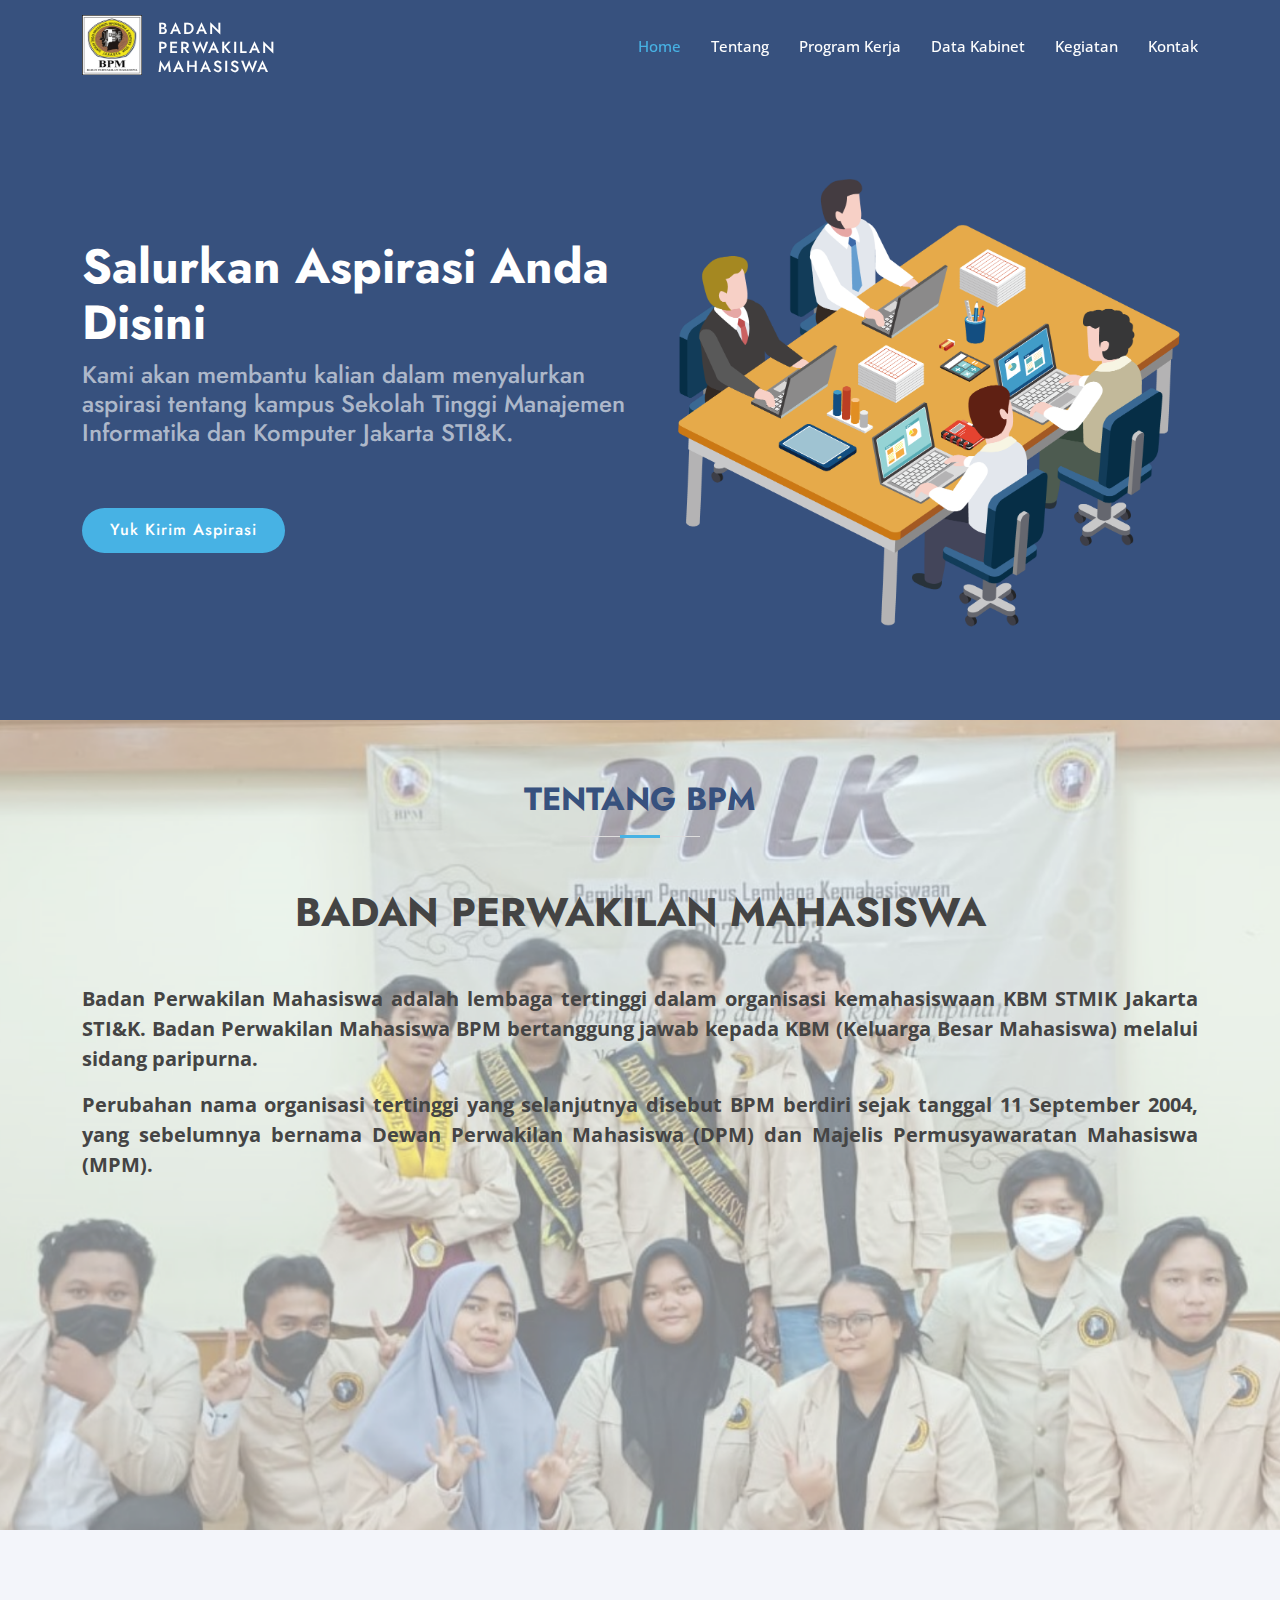
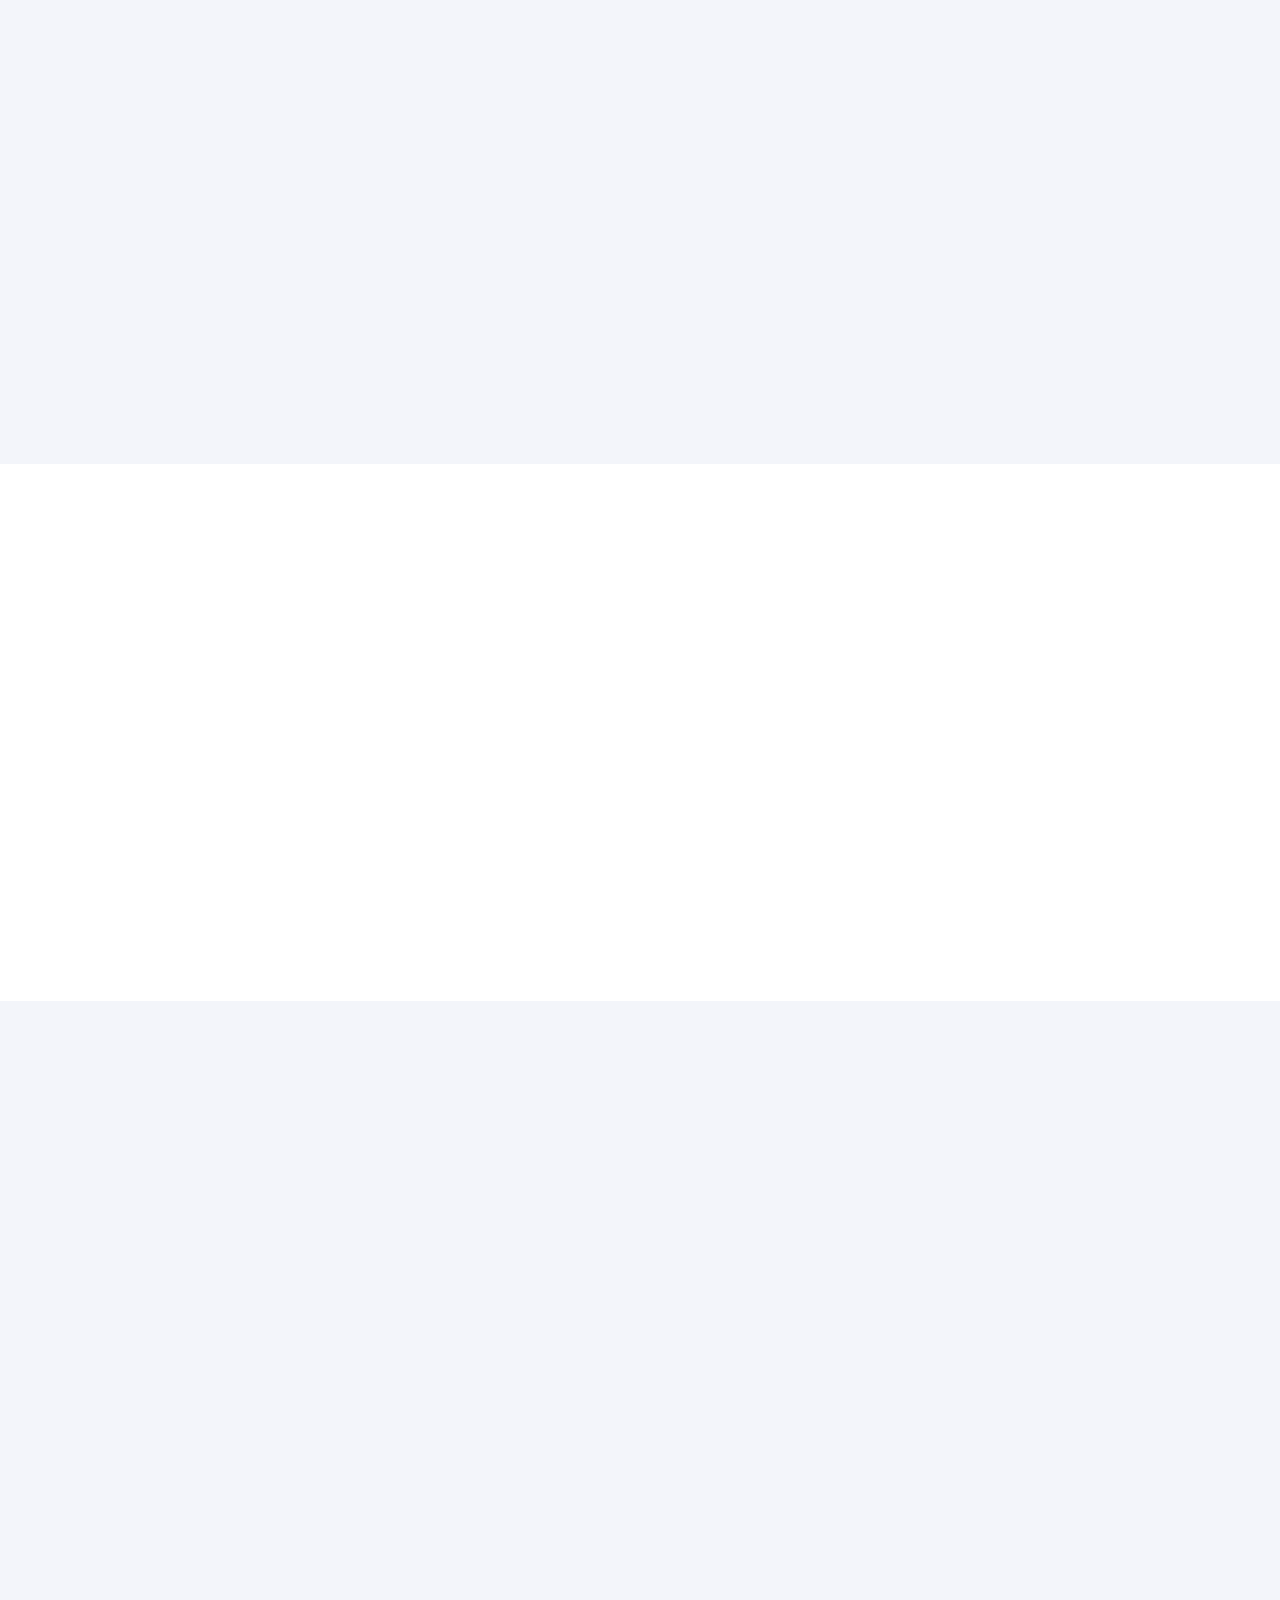
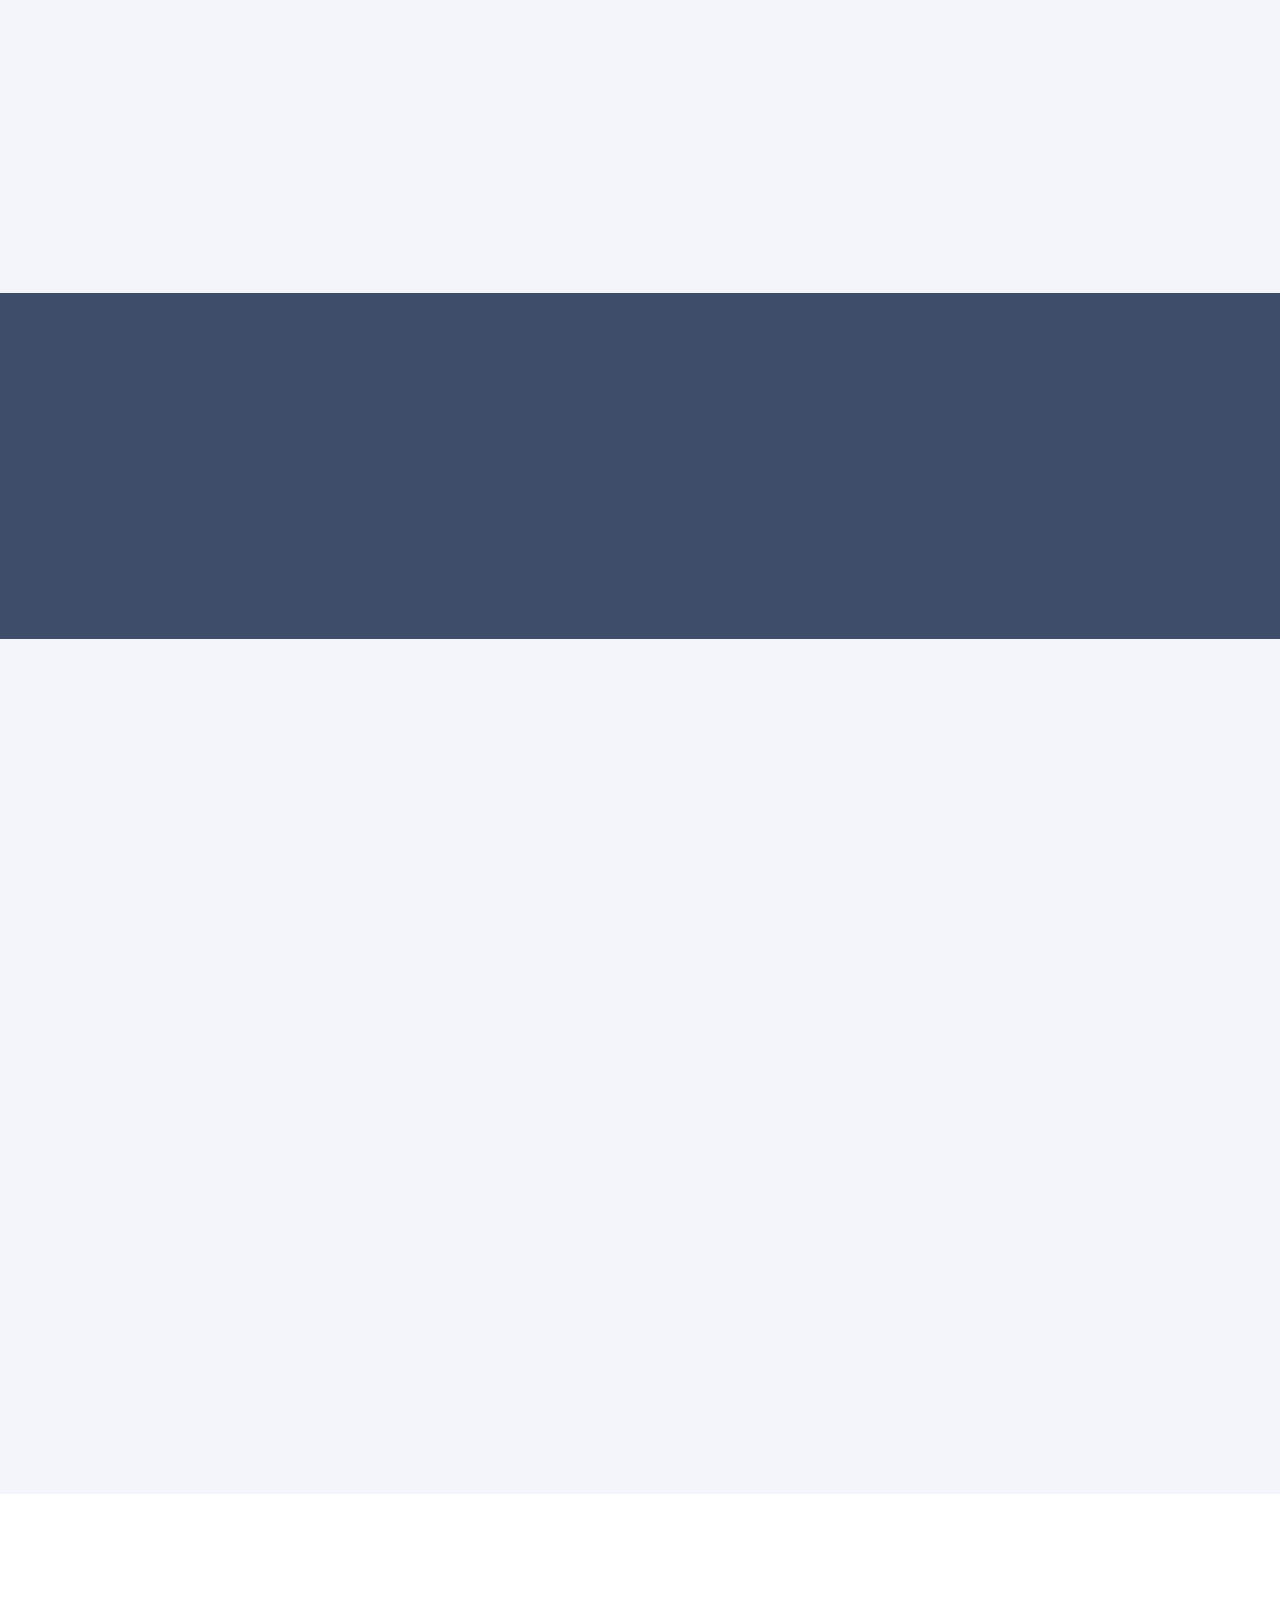
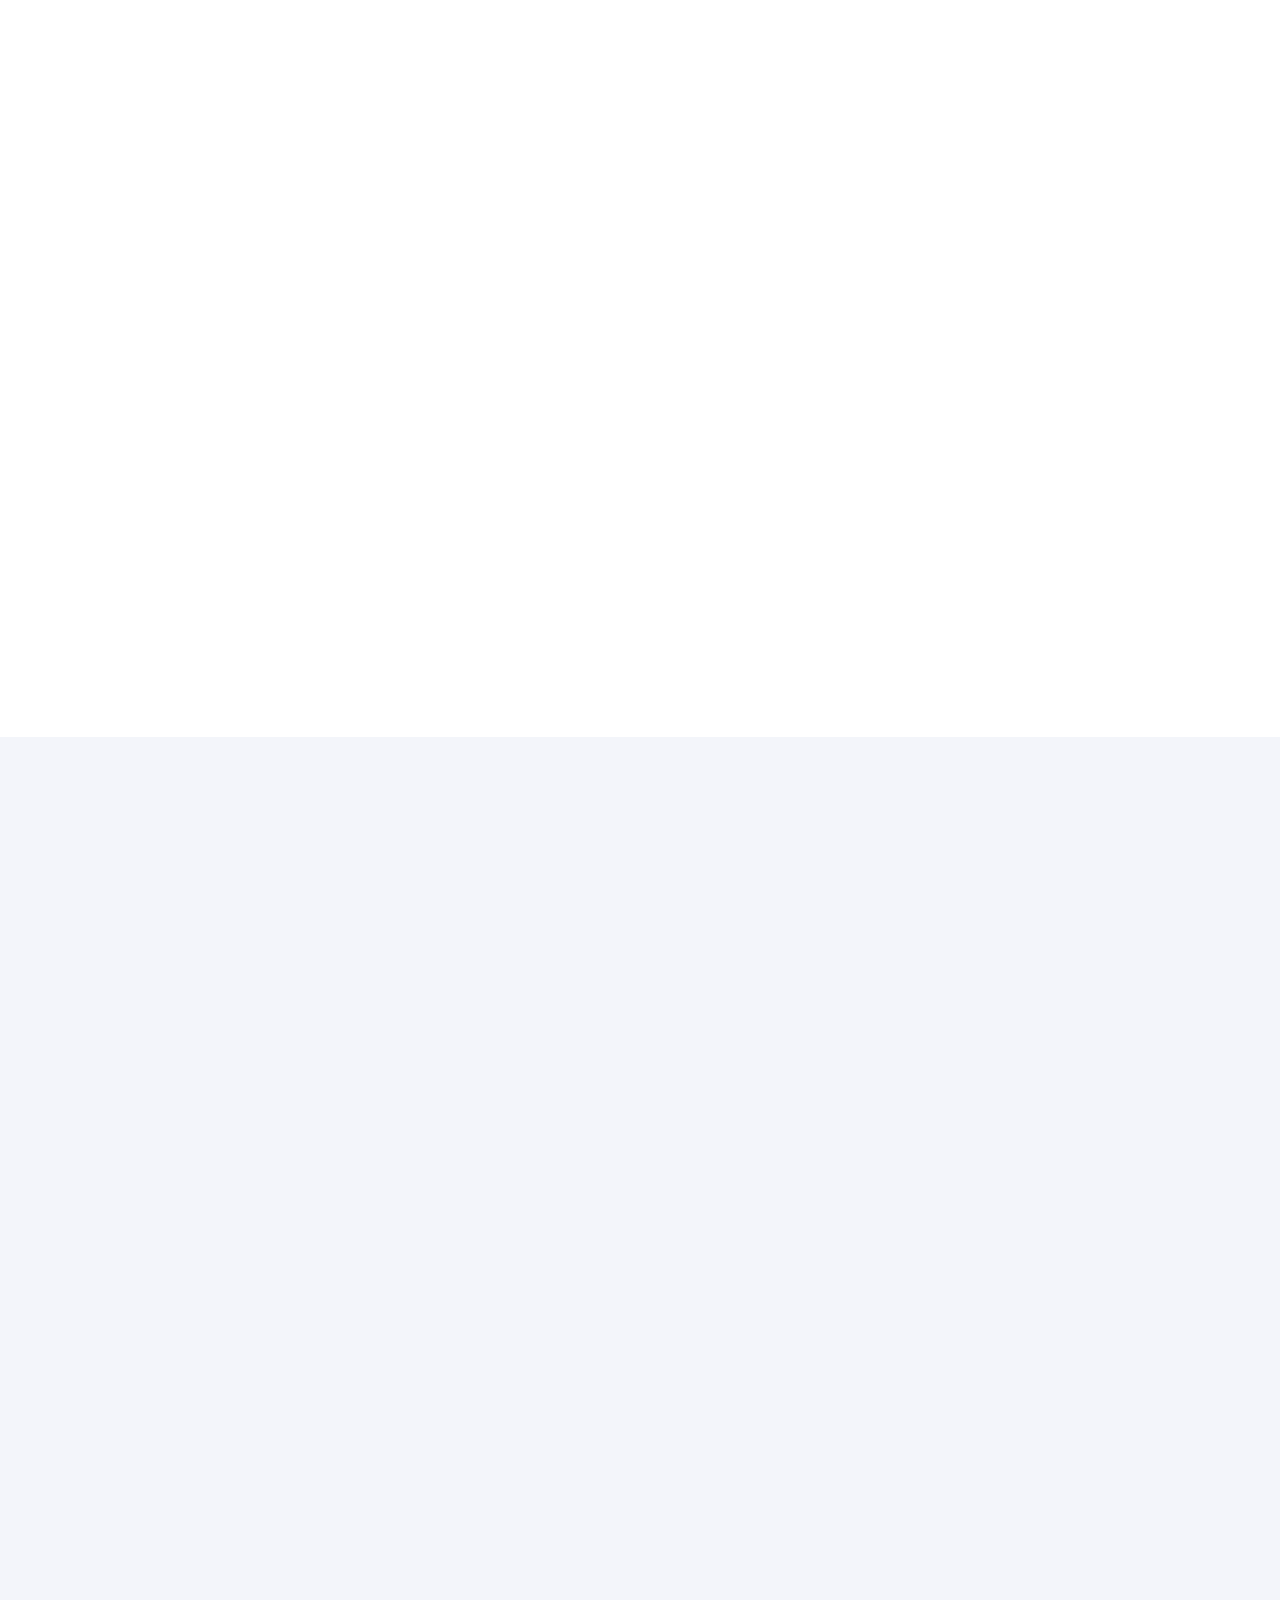
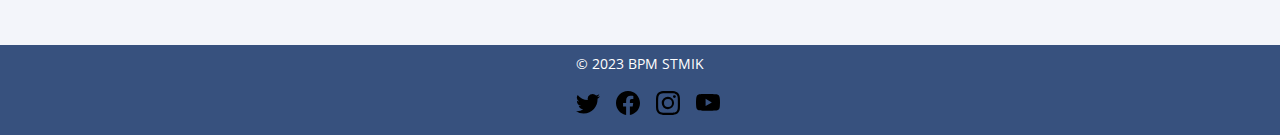
<file: index.html>
<!DOCTYPE html>
<html lang="en">

<head>
  <meta charset="utf-8">
  <meta content="width=device-width, initial-scale=1.0" name="viewport">

  <title>BPM</title>
  <meta content="" name="description">
  <meta content="" name="keywords">

  <!-- Favicons -->
  <link href="assets/img/bpm.png" rel="icon">
  <link href="assets/img/bpm.png" rel="apple-touch-icon">

  <!-- Google Fonts -->
  <link
    href="https://fonts.googleapis.com/css?family=Open+Sans:300,300i,400,400i,600,600i,700,700i|Jost:300,300i,400,400i,500,500i,600,600i,700,700i|Poppins:300,300i,400,400i,500,500i,600,600i,700,700i"
    rel="stylesheet">

  <!-- Vendor CSS Files -->
  <link href="assets/vendor/aos/aos.css" rel="stylesheet">
  <link href="assets/vendor/bootstrap/css/bootstrap.min.css" rel="stylesheet">
  <link href="assets/vendor/bootstrap-icons/bootstrap-icons.css" rel="stylesheet">
  <link href="assets/vendor/boxicons/css/boxicons.min.css" rel="stylesheet">
  <link href="assets/vendor/glightbox/css/glightbox.min.css" rel="stylesheet">
  <link href="assets/vendor/remixicon/remixicon.css" rel="stylesheet">
  <link href="assets/vendor/swiper/swiper-bundle.min.css" rel="stylesheet">

  <!-- Template Main CSS File -->
  <link href="assets/css/style.css" rel="stylesheet">

</head>

<body>

  <!-- ======= Header ======= -->
  <header id="header" class="fixed-top ">
    <div class="container d-flex align-items-center">

      <div class="me-auto d-flex">
        <img src="assets/img/bpm.png" alt="" style="width: 60px; height: 60px;">
        <h1 class="logo pt-1 ms-3"><a href="index.html">Badan Perwakilan Mahasiswa</a></h1>
      </div>
      <!-- Uncomment below if you prefer to use an image logo -->
      <!-- <a href="index.html" class="logo me-auto"><img src="assets/img/logo.png" alt="" class="img-fluid"></a>-->

      <nav id="navbar" class="navbar">
        <ul>
          <li><a class="nav-link scrollto active" href="#hero">Home</a></li>
          <li><a class="nav-link scrollto" href="#about">Tentang</a></li>
          <li><a class="nav-link scrollto" href="#services">Program Kerja</a></li>
          <li><a class="nav-link scrollto" href="#team">Data Kabinet</a></li>
          <li><a class="nav-link scrollto" href="#pricing">Kegiatan</a></li>
          <li><a class="nav-link scrollto" href="#contact">Kontak</a></li>
        </ul>
        <i class="bi bi-list mobile-nav-toggle"></i>
      </nav><!-- .navbar -->

    </div>
  </header><!-- End Header -->

  <!-- ======= Hero Section ======= -->
  <section id="hero" class="d-flex align-items-center">

    <div class="container">
      <div class="row">
        <div class="col-lg-6 d-flex flex-column justify-content-center pt-4 pt-lg-0 order-2 order-lg-1"
          data-aos="fade-up" data-aos-delay="200">
          <h1>Salurkan Aspirasi Anda Disini</h1>
          <h2>Kami akan membantu kalian dalam menyalurkan aspirasi tentang kampus Sekolah Tinggi Manajemen Informatika
            dan Komputer Jakarta STI&K.</h2>
          <div class="d-flex justify-content-center justify-content-lg-start">
            <a href="#contact" class="btn-get-started scrollto">Yuk Kirim Aspirasi</a>
            <!-- <a href="https://www.youtube.com/watch?v=jDDaplaOz7Q" class="glightbox btn-watch-video"><i
                class="bi bi-play-circle"></i><span>Watch Video</span></a> -->
          </div>
        </div>
        <div class="col-lg-6 order-1 order-lg-2 hero-img" data-aos="zoom-in" data-aos-delay="200">
          <img src="assets/img/rapat.png" class="img-fluid animated" alt="">
        </div>
      </div>
    </div>

  </section><!-- End Hero -->

  <main id="main">

    <!-- ======= Clients Section ======= -->
    <!-- <section id="clients" class="clients section-bg">
      <div class="container">



      </div>
    </section> -->
    <!-- End Cliens Section -->

    <!-- ======= About Us Section ======= -->
    <section id="about" class="about">
      <div class="container" data-aos="fade-up">

        <div class="section-title">
          <h2>Tentang BPM</h2>
        </div>

        <div class="row content text-center">
          <h1 class="fw-bold mb-5" style="font-size: 40px;">BADAN PERWAKILAN MAHASISWA</h1>
          <div class="fw-bold " style="font-size: 20px; text-align: justify;">
            <p>Badan Perwakilan Mahasiswa adalah lembaga tertinggi dalam organisasi kemahasiswaan KBM STMIK Jakarta
              STI&K. Badan Perwakilan Mahasiswa BPM bertanggung jawab
              kepada KBM (Keluarga Besar Mahasiswa) melalui sidang paripurna.</p>
            <p>Perubahan nama organisasi tertinggi yang selanjutnya disebut BPM berdiri sejak tanggal 11 September 2004,
              yang sebelumnya bernama Dewan Perwakilan Mahasiswa (DPM) dan Majelis Permusyawaratan Mahasiswa (MPM).</p>
          </div>
        </div>

      </div>
    </section><!-- End About Us Section -->

    <!-- ======= Why Us Section ======= -->
    <section id="why-us" class="why-us section-bg">
      <div class="container-fluid" data-aos="fade-up">

        <div class="row">

          <div class="col-lg-7 d-flex flex-column justify-content-center align-items-stretch  order-2 order-lg-1">

            <div class="content">
              <h2 class="fw-bold">VISI</strong></h3>
                <p>
                  Visi dari Badan Perwakilan Mahasiswa yaitu:
                </p>
            </div>

            <div class="accordion-list">
              <p style="max-width:1000px ; text-align: justify; font-size: 17px" class=" fw-bold ">Menjadikan Badan
                Perwakilan Mahasiswa STMIK Jakarta STI&K sebagai wadah penerima aspirasi mahasiswa yang relevan,
                sekaligus menjalankan peran legislatif di STMIK Jakarta STI&K agar terciptanya lingkungan yang jujur,
                disiplin, dan berakhlak mulia.</p>
              <br><br><br>
            </div>

          </div>

          <div class="col-lg-5 align-items-stretch order-1 order-lg-2 img"
            style='background-image: url("assets/img/pngwing.com.png");' data-aos="zoom-in" data-aos-delay="150">&nbsp;
          </div>
        </div>

      </div>
    </section><!-- End Why Us Section -->

    <!-- ======= Skills Section ======= -->
    <section id="skills" class="skills">
      <div class="container" data-aos="fade-up">

        <div class="row">
          <div class="col-lg-6 d-flex align-items-center" data-aos="fade-right" data-aos-delay="100">
            <img src="assets/img/pngwing.com2.png" class="img-fluid" alt="">
          </div>
          <div class="col-lg-6 pt-4 pt-lg-0 content" data-aos="fade-left" data-aos-delay="100">
            <h3>MISI</h3>
            <p class="fst-italic">
              Visi dari Badan Perwakilan Mahasiswa yaitu:
            </p>

            <div class="skills-content fw-bold ps-4">

              <ul style="list-style-type: circle; list-style-position: outside;">
                <li> Meningkatkan peran dan fungsi Badan Perwakilan Mahasiswa sebagai wadah aspirasi dan ide dari
                  mahasiswa. </li>
                <li> Menjalin komunikasi yang harmonis dengan BEM dan UKM agar terciptanya organisasi yang
                  terintegritas bagi mahasiswa. </li>
                <li> Meningkatkan kinerja BPM secara berkesinambungan dari waktu ke waktu, guna meningkatkan kualitas
                  yang lebih baik bagi internal maupun eksternal. </li>
                <li> Menjaga hubungan baik antara mahasiswa dan alumni yang ada di STMIK Jakarta STI&K. </li>
                <li> Menanamkan nilai-nilai disiplin dan spiritual terhadap mahasiswa. </li>
              </ul>

            </div>

          </div>
        </div>

      </div>
    </section><!-- End Skills Section -->

    <!-- ======= Services Section ======= -->
    <section id="services" class="services section-bg">
      <div class="container" data-aos="fade-up">

        <div class="section-title">
          <h2>PROGRAM KERJA</h2>
          <p>Program kerja Badan Perwakilan Mahasiswa periode 2022/2023.</p>
        </div>

        <div class="row justify-content-center">

          <div class="col-xl-3 col-md-6 d-flex align-items-stretch mt-4 mt-md-0" data-aos="zoom-in"
            data-aos-delay="200">
            <div class="icon-box pt-0">
              <div class="icon"> <img src="assets/img/LDKMM.png" alt="" class="w-100 " style="height: 200px;"></div>
              <h4><a href="">LDKMM</a></h4>
              <p >LDKMM merupakan singakatan dari Latihan Dasar Kepemimpinan Manajemen Mahasiswa yang dimana tujuannya adalah menciptakan mahasiswa yang berjiwa pemimpin, bisa memanajemen waktu,sifat, dan kegiatan, dan juga merupakan sebuah kegiatan yang mendidik mahasiswa menjadi dispilin, kerja keras, sosial yang bagus, dan solidaritas antar mahasiswa.</p>
 
            </div>
          </div>

          <div class="col-xl-3 col-md-6 d-flex align-items-stretch mt-4 mt-md-0" data-aos="zoom-in"
            data-aos-delay="200">
            <div class="icon-box pt-0">
              <div class="icon"> <img src="assets/img/logorapat.png" alt="" class="w-100" style="height: 200px;"></div>
              <h4><a href="">Rapat Bulanan</a></h4>
              <p>Rapat bulanan merupakan kegiatan BPM rutin bulanan untuk mengevaluasi kinerja BPM maupun hal-hal di dapat dari aspirasi mahasiswa STMIK JAKARTA STI&K.</p>
 
            </div>
          </div>

          <div class="col-xl-3 col-md-6 d-flex align-items-stretch mt-4 mt-md-0" data-aos="zoom-in"
            data-aos-delay="200">
            <div class="icon-box pt-0">
              <div class="icon"> <img src="assets/img/pplk.png" alt="" class="w-100" style="height: 200px;"></div>
              <h4><a href="">PPLK</a></h4>
              <p>PPLK merupakan proker tahunan BPM yang dimana tujuannya adalah serangkaian kegiatan untuk pergantian periode BEM dan BPM sesuai dengan habisnya masa berlaku periode yaitu 1 tahun. </p>
 
            </div>
          </div>



        </div>

      </div>
    </section><!-- End Services Section -->

    <!-- ======= Cta Section ======= -->
    <section id="cta" class="cta">
      <div class="container" data-aos="zoom-in">

        <div class="row">
          <div class="col-lg-9 text-center text-lg-start">
            <h3>STMIK Jakarta STI&K</h3>
            <p>Sekolah Tinggi Manajemn Informatika dan Komputer Jakarta merupakan Perguruan Tinggi Komputer pertama di
              Indonesia ini, sebagai gagasan seorang Praktisi Komputer bernama Drs. F. Ameln, SH.</p>
          </div>
          <div class="col-lg-3 cta-btn-container text-center">
            <a class="cta-btn align-middle" href="https://jak-stik.ac.id/">Kunjungi Jak-Stik</a>
          </div>
        </div>

      </div>
    </section><!-- End Cta Section -->



    <!-- ======= Team Section ======= -->
    <section id="team" class="team section-bg">
      <div class="container" data-aos="fade-up">

        <div class="section-title">
          <h2>DATA KABINET</h2>

        </div>

        <div class="row">

          <div class="col-lg-6" data-aos="zoom-in" data-aos-delay="100">
            <div class="member d-flex align-items-start">
              <div class="pic"><img src="assets/img/ketua&wakil/dhani.jpg" class="img-fluid" alt=""></div>
              <div class="member-info">
                <h4>AHMAD DHANI F</h4>
                <span>Ketua</span>
                <p>10420005</p>
                <p> Sistem Informasi</p>
                <p>2020</p>
                <div class="social">
                  <a href=""><i class="ri-twitter-fill"></i></a>
                  <a href=""><i class="ri-facebook-fill"></i></a>
                  <a href=""><i class="ri-instagram-fill"></i></a>
                  <a href=""> <i class="ri-linkedin-box-fill"></i> </a>
                </div>
              </div>
            </div>
          </div>

          <div class="col-lg-6 mt-4 mt-lg-0" data-aos="zoom-in" data-aos-delay="200">
            <div class="member d-flex align-items-start">
              <div class="pic"><img src="assets/img/ketua&wakil/rio.jpg" class="img-fluid"   alt=""></div>
              <div class="member-info">
                <h4>RIO WIDYWASA</h4>
                <span>Wakil Ketua</span>
                <p>10420104</p>
                <p> Sistem Informasi</p>
                <p>2020</p>
                <div class="social">
                  <a href=""><i class="ri-twitter-fill"></i></a>
                  <a href=""><i class="ri-facebook-fill"></i></a>
                  <a href=""><i class="ri-instagram-fill"></i></a>
                  <a href=""> <i class="ri-linkedin-box-fill"></i> </a>
                </div>
              </div>
            </div>
          </div>

          <div class="col-lg-6 mt-4" data-aos="zoom-in" data-aos-delay="300">
            <div class="member d-flex align-items-start">
              <div class="pic"><img src="assets/img/anggota/Karim.jpg" class="img-fluid"   alt=""></div>
              <div class="member-info">
                <h4>KARIM</h4>
                <span>Sekertaris</span>
                <p>20420008</p>
                <p> Sistem Komputer </p>
                <p>2020</p>
                <div class="social">
                  <a href=""><i class="ri-twitter-fill"></i></a>
                  <a href=""><i class="ri-facebook-fill"></i></a>
                  <a href=""><i class="ri-instagram-fill"></i></a>
                  <a href=""> <i class="ri-linkedin-box-fill"></i> </a>
                </div>
              </div>
            </div>
          </div>

          <div class="col-lg-6 mt-4" data-aos="zoom-in" data-aos-delay="400">
            <div class="member d-flex align-items-start">
              <div class="pic"><img src="assets/img/anggota/Dina.jpg" class="img-fluid"   alt=""></div>
              <div class="member-info">
                <h4>Dina Afriyani</h4>
                <span>Sekertaris</span>
                <p>30422007</p>
                <p> Manajemen Informatika</p>
                <p>2022</p>
                <div class="social">
                  <a href=""><i class="ri-twitter-fill"></i></a>
                  <a href=""><i class="ri-facebook-fill"></i></a>
                  <a href=""><i class="ri-instagram-fill"></i></a>
                  <a href=""> <i class="ri-linkedin-box-fill"></i> </a>
                </div>
              </div>
            </div>
          </div>

          

        </div>
        <a href="inner-page.html" class="mt-5 btn btn-primary d-block ms-auto me-auto w-25">Lihat Semua</a>
      </div>
    </section><!-- End Team Section -->

    <!-- ======= Pricing Section ======= -->
    <section id="pricing" class="pricing">
      <div class="container-fluid" data-aos="fade-up">
        <div class="section-title">
          <h2>KEGIATAN</h2>
        </div>

        <div class="row">
          <div class="col-lg-4" data-aos="fade-up" data-aos-delay="100">
            <div class="box featured p-0">
              <img src="assets/img/kegiatan/posterldkmm2023.png" alt="" class="w-100 h-100">
            </div>
          </div>
          <div class="col-lg-4 mt-4 mt-lg-0" data-aos="fade-up" data-aos-delay="200">
            <div class="box featured  p-0">
              <img src="assets/img/kegiatan/postergalangdana.jpg" alt="" class="w-100 h-100">
            </div>
          </div>
          <div class="col-lg-4 mt-4 mt-lg-0" data-aos="fade-up" data-aos-delay="300">
            <div class="box featured p-0">
              <img src="assets/img/kegiatan/posterpplk.png" alt="" class="w-100 h-100">
            </div>
          </div>
        </div>
      </div>
    </section><!-- End Pricing Section -->



    <!-- ======= Contact Section ======= -->
    <section id="contact" class="contact section-bg">
      <div class="container" data-aos="fade-up">

        <div class="section-title">
          <h2>KONTAK</h2>
          <p>Ayo salurkan aspirasi kalian. Kami siap untuk menampung dan menyampaikan aspirasi kalian.</p>
        </div>

        <div class="row">

          <div class="col-lg-5 d-flex align-items-stretch">
            <div class="info">
              <div class="address">
                <i class="bi bi-geo-alt"></i>
                <h4>Lokasi:</h4>
                <p>Jl. BRI Radio Dalam No.17, RT.14/RW.3, Gandaria Utara, Kec. Kby. Baru, Kota Jakarta Selatan, Daerah Khusus Ibukota Jakarta 12140</p>
              </div>

              <div class="email">
                <i class="bi bi-envelope"></i>
                <h4>Email:</h4>
                <p>bpmjakstik.stmik@gmail.com</p>
              </div>

              <div class="phone">
                <i class="bi bi-phone"></i>
                <h4>Hubungi:</h4>
                <p>+6287703638115</p>
              </div>

              <iframe src="https://www.google.com/maps/embed?pb=!1m18!1m12!1m3!1d3966.0398543914966!2d106.7897072114899!3d-6.2584806612495445!2m3!1f0!2f0!3f0!3m2!1i1024!2i768!4f13.1!3m3!1m2!1s0x2e69f10a903f7f05%3A0x1e3c83822188e5a9!2sSTMIK%20Jakarta%20STI%26K!5e0!3m2!1sid!2sid!4v1692374180733!5m2!1sid!2sid" 
                frameborder="0" style="border:0; width: 100%; height: 290px;" allowfullscreen></iframe>
            </div>

          </div>

          <div class="col-lg-7 mt-5 mt-lg-0 d-flex align-items-stretch">
            <form action="forms/contact.php" method="post" role="form" class="php-email-form">
              <div class="row">
                <div class="form-group col-md-6">
                  <label for="name">Nama Anda</label>
                  <input type="text" name="name" class="form-control" id="name" required>
                </div>
                <div class="form-group col-md-6">
                  <label for="name">Email Anda</label>
                  <input type="email" class="form-control" name="email" id="email" required>
                </div>
              </div>
              <div class="form-group">
                <label for="name">Subjek</label>
                <input type="text" class="form-control" name="subject" id="subject" required>
              </div>
              <div class="form-group">
                <label for="name">Pesan</label>
                <textarea class="form-control" name="message" rows="10" required></textarea>
              </div>
              <div class="my-3">
                <div class="loading">Loading</div>
                <div class="error-message"></div>
                <div class="sent-message">Your message has been sent. Thank you!</div>
              </div>
              <div class="text-center"><button type="submit">Kirim Pesan</button></div>
            </form>
          </div>

        </div>

      </div>
    </section><!-- End Contact Section -->

  </main><!-- End #main -->

  <!-- ======= Footer ======= -->
  <footer id="footer" class="">

   

  
      <div class="d-flex flex-column flex-sm-row justify-content-center text-center mb-2 px-2 gap-4">
      </div>
      <div class="">
        <p class="text-center">&copy; 2023 BPM STMIK</p>
        <ul class="list-unstyled d-flex justify-content-center">
          <li class="ms-3">
            <a class="link-body-emphasis" href="#" target="_blank">
              <svg xmlns="http://www.w3.org/2000/svg" width="24" height="24" fill="currentColor" class="bi bi-twitter"
                viewBox="0 0 16 16">
                <path
                  d="M5.026 15c6.038 0 9.341-5.003 9.341-9.334 0-.14 0-.282-.006-.422A6.685 6.685 0 0 0 16 3.542a6.658 6.658 0 0 1-1.889.518 3.301 3.301 0 0 0 1.447-1.817 6.533 6.533 0 0 1-2.087.793A3.286 3.286 0 0 0 7.875 6.03a9.325 9.325 0 0 1-6.767-3.429 3.289 3.289 0 0 0 1.018 4.382A3.323 3.323 0 0 1 .64 6.575v.045a3.288 3.288 0 0 0 2.632 3.218 3.203 3.203 0 0 1-.865.115 3.23 3.23 0 0 1-.614-.057 3.283 3.283 0 0 0 3.067 2.277A6.588 6.588 0 0 1 .78 13.58a6.32 6.32 0 0 1-.78-.045A9.344 9.344 0 0 0 5.026 15z" />
              </svg>
            </a>
          </li>
          <li class="ms-3">
            <a class="link-body-emphasis" href="#" target="_blank">
              <svg xmlns="http://www.w3.org/2000/svg" width="24" height="24" fill="currentColor" class="bi bi-facebook"
                viewBox="0 0 16 16">
                <path
                  d="M16 8.049c0-4.446-3.582-8.05-8-8.05C3.58 0-.002 3.603-.002 8.05c0 4.017 2.926 7.347 6.75 7.951v-5.625h-2.03V8.05H6.75V6.275c0-2.017 1.195-3.131 3.022-3.131.876 0 1.791.157 1.791.157v1.98h-1.009c-.993 0-1.303.621-1.303 1.258v1.51h2.218l-.354 2.326H9.25V16c3.824-.604 6.75-3.934 6.75-7.951z" />
              </svg>
            </a>
          </li>
          <li class="ms-3">
            <a class="link-body-emphasis" href="https://instagram.com/bpmstmik.jakstik?igshid=MmU2YjMzNjRlOQ=="
              target="_blank">
              <svg xmlns="http://www.w3.org/2000/svg" width="24" height="24" fill="currentColor" class="bi bi-instagram"
                viewBox="0 0 16 16">
                <path
                  d="M8 0C5.829 0 5.556.01 4.703.048 3.85.088 3.269.222 2.76.42a3.917 3.917 0 0 0-1.417.923A3.927 3.927 0 0 0 .42 2.76C.222 3.268.087 3.85.048 4.7.01 5.555 0 5.827 0 8.001c0 2.172.01 2.444.048 3.297.04.852.174 1.433.372 1.942.205.526.478.972.923 1.417.444.445.89.719 1.416.923.51.198 1.09.333 1.942.372C5.555 15.99 5.827 16 8 16s2.444-.01 3.298-.048c.851-.04 1.434-.174 1.943-.372a3.916 3.916 0 0 0 1.416-.923c.445-.445.718-.891.923-1.417.197-.509.332-1.09.372-1.942C15.99 10.445 16 10.173 16 8s-.01-2.445-.048-3.299c-.04-.851-.175-1.433-.372-1.941a3.926 3.926 0 0 0-.923-1.417A3.911 3.911 0 0 0 13.24.42c-.51-.198-1.092-.333-1.943-.372C10.443.01 10.172 0 7.998 0h.003zm-.717 1.442h.718c2.136 0 2.389.007 3.232.046.78.035 1.204.166 1.486.275.373.145.64.319.92.599.28.28.453.546.598.92.11.281.24.705.275 1.485.039.843.047 1.096.047 3.231s-.008 2.389-.047 3.232c-.035.78-.166 1.203-.275 1.485a2.47 2.47 0 0 1-.599.919c-.28.28-.546.453-.92.598-.28.11-.704.24-1.485.276-.843.038-1.096.047-3.232.047s-2.39-.009-3.233-.047c-.78-.036-1.203-.166-1.485-.276a2.478 2.478 0 0 1-.92-.598 2.48 2.48 0 0 1-.6-.92c-.109-.281-.24-.705-.275-1.485-.038-.843-.046-1.096-.046-3.233 0-2.136.008-2.388.046-3.231.036-.78.166-1.204.276-1.486.145-.373.319-.64.599-.92.28-.28.546-.453.92-.598.282-.11.705-.24 1.485-.276.738-.034 1.024-.044 2.515-.045v.002zm4.988 1.328a.96.96 0 1 0 0 1.92.96.96 0 0 0 0-1.92zm-4.27 1.122a4.109 4.109 0 1 0 0 8.217 4.109 4.109 0 0 0 0-8.217zm0 1.441a2.667 2.667 0 1 1 0 5.334 2.667 2.667 0 0 1 0-5.334z" />
              </svg>
            </a>
          </li>
          <li class="ms-3">
            <a class="link-body-emphasis" href="#" target="_blank">
              <svg xmlns="http://www.w3.org/2000/svg" width="24" height="24" fill="currentColor" class="bi bi-youtube"
                viewBox="0 0 16 16">
                <path
                  d="M8.051 1.999h.089c.822.003 4.987.033 6.11.335a2.01 2.01 0 0 1 1.415 1.42c.101.38.172.883.22 1.402l.01.104.022.26.008.104c.065.914.073 1.77.074 1.957v.075c-.001.194-.01 1.108-.082 2.06l-.008.105-.009.104c-.05.572-.124 1.14-.235 1.558a2.007 2.007 0 0 1-1.415 1.42c-1.16.312-5.569.334-6.18.335h-.142c-.309 0-1.587-.006-2.927-.052l-.17-.006-.087-.004-.171-.007-.171-.007c-1.11-.049-2.167-.128-2.654-.26a2.007 2.007 0 0 1-1.415-1.419c-.111-.417-.185-.986-.235-1.558L.09 9.82l-.008-.104A31.4 31.4 0 0 1 0 7.68v-.123c.002-.215.01-.958.064-1.778l.007-.103.003-.052.008-.104.022-.26.01-.104c.048-.519.119-1.023.22-1.402a2.007 2.007 0 0 1 1.415-1.42c.487-.13 1.544-.21 2.654-.26l.17-.007.172-.006.086-.003.171-.007A99.788 99.788 0 0 1 7.858 2h.193zM6.4 5.209v4.818l4.157-2.408L6.4 5.209z" />
              </svg>
            </a>
          </li>
        </ul>
      </div>

  </footer><!-- End Footer -->

  <div id="preloader"></div>
  <a href="#" class="back-to-top d-flex align-items-center justify-content-center"><i
      class="bi bi-arrow-up-short"></i></a>

  <!-- Vendor JS Files -->
  <script src="assets/vendor/aos/aos.js"></script>
  <script src="assets/vendor/bootstrap/js/bootstrap.bundle.min.js"></script>
  <script src="assets/vendor/glightbox/js/glightbox.min.js"></script>
  <script src="assets/vendor/isotope-layout/isotope.pkgd.min.js"></script>
  <script src="assets/vendor/swiper/swiper-bundle.min.js"></script>
  <script src="assets/vendor/waypoints/noframework.waypoints.js"></script>
  <script src="assets/vendor/php-email-form/validate.js"></script>

  <!-- Template Main JS File -->
  <script src="assets/js/main.js"></script>

</body>

</html>
</file>
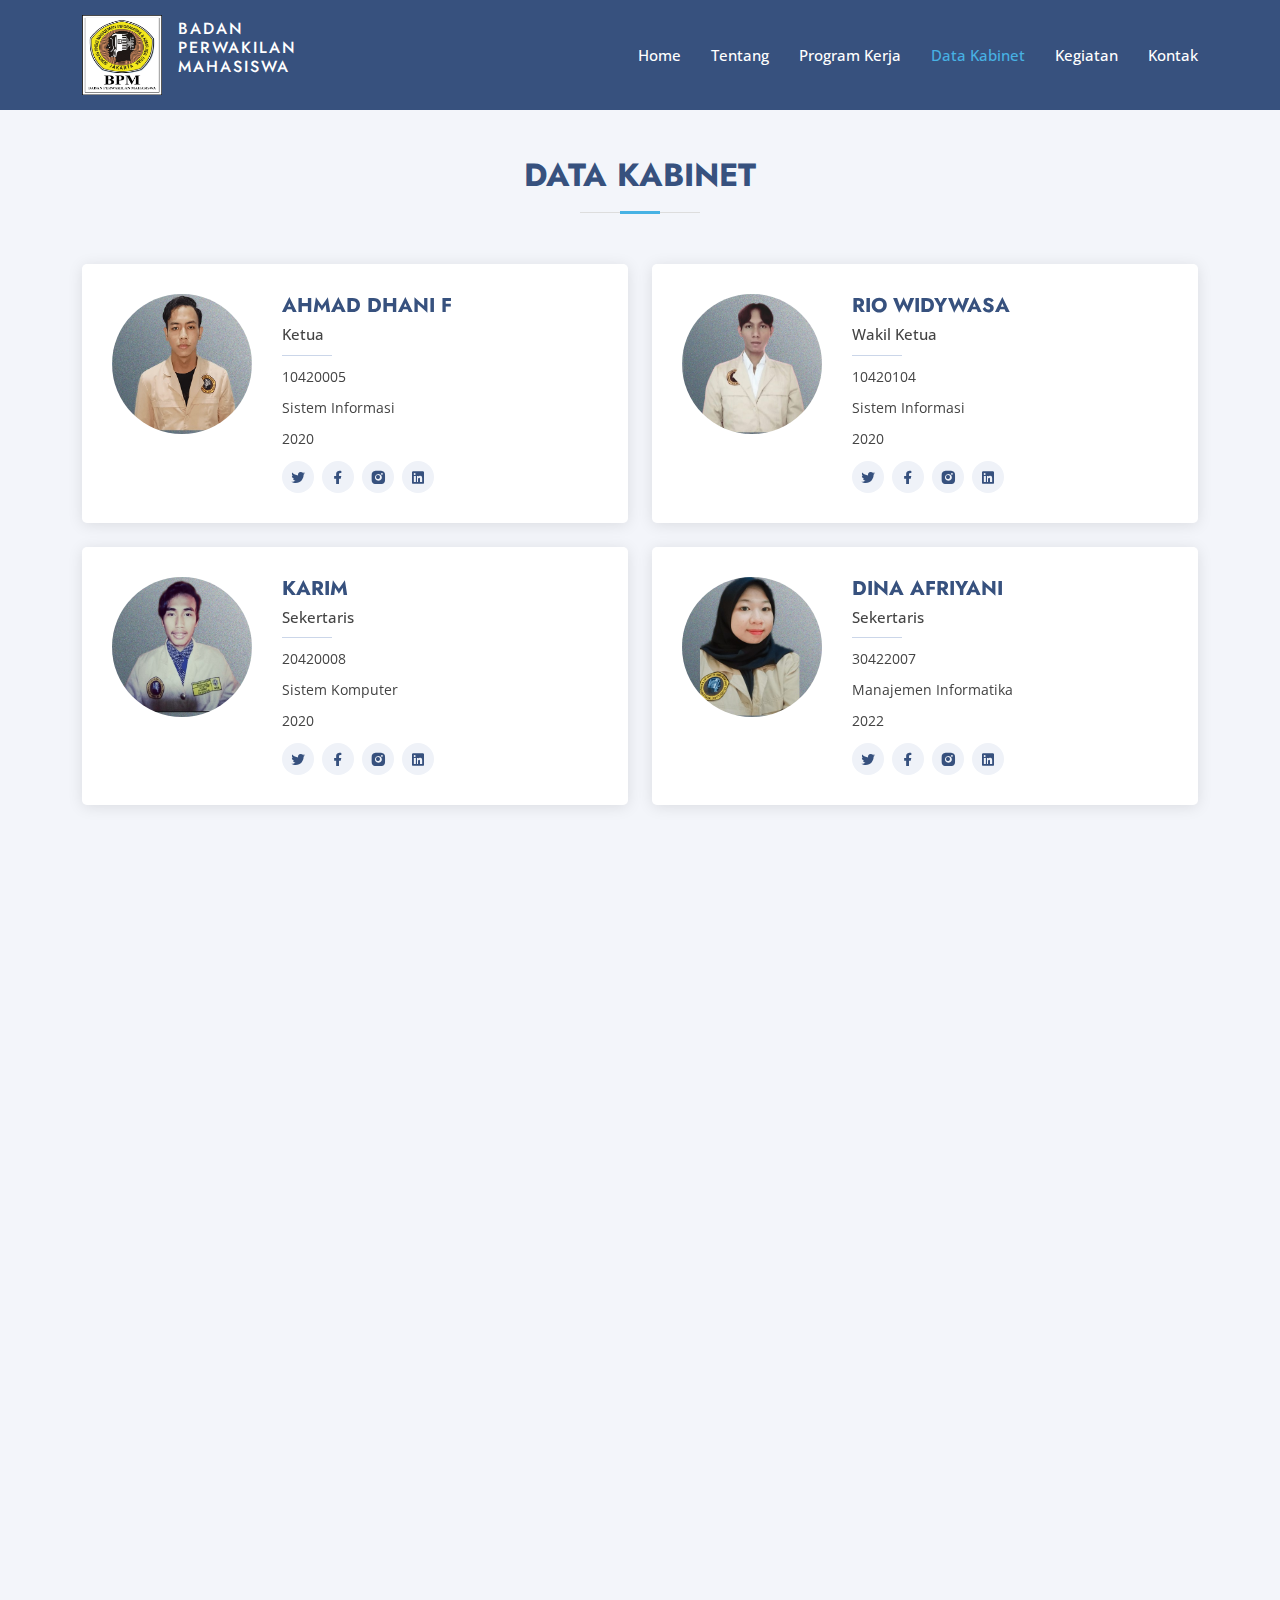
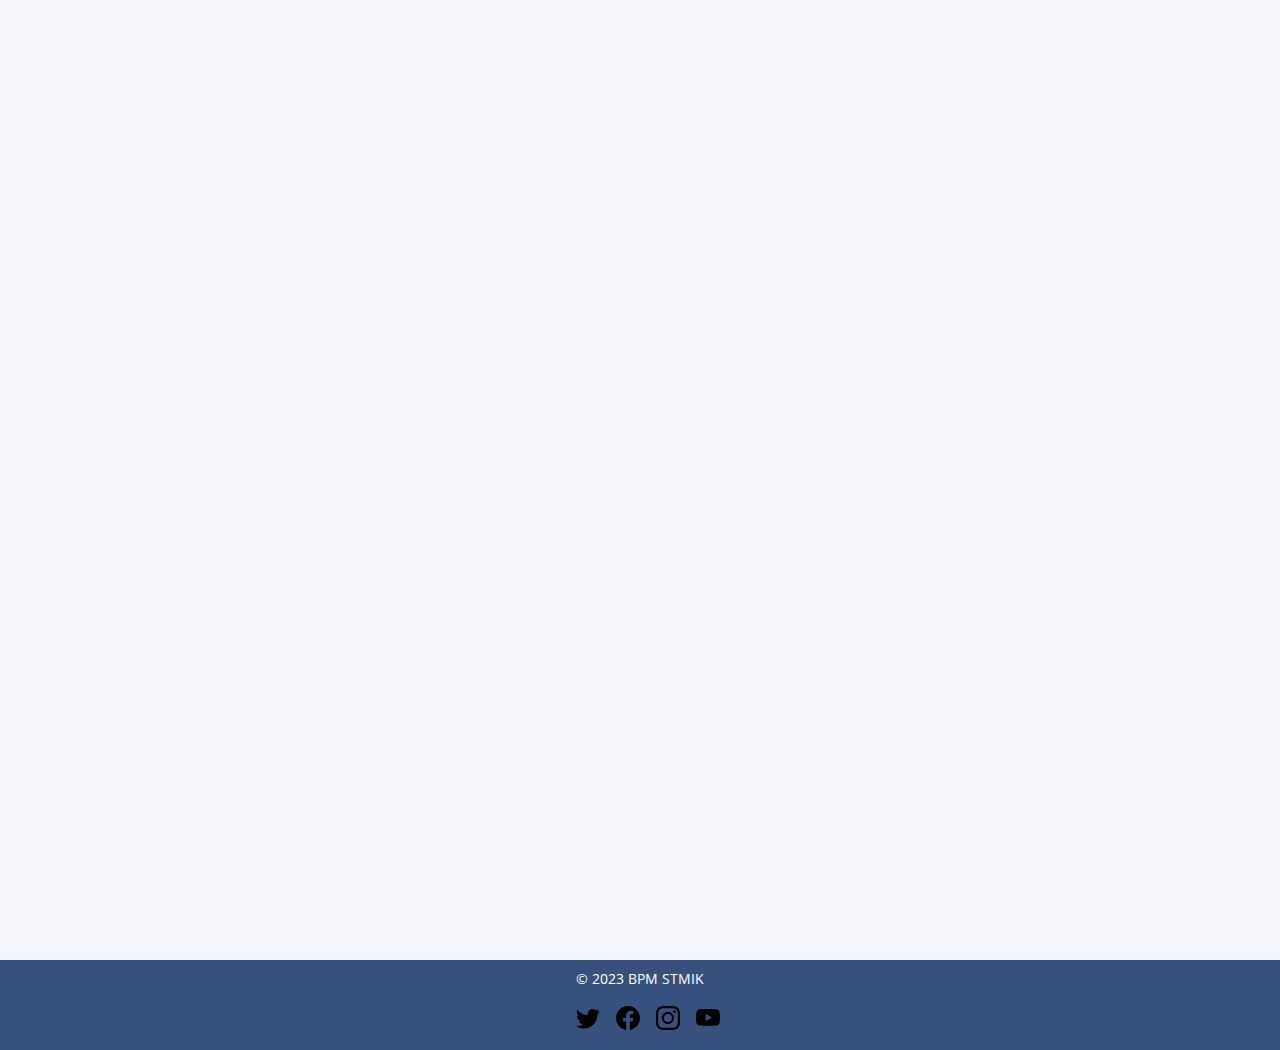
<file: inner-page.html>
<!DOCTYPE html>
<html lang="en">

<head>
  <meta charset="utf-8">
  <meta content="width=device-width, initial-scale=1.0" name="viewport">

  <title>BPM</title>
  <meta content="" name="description">
  <meta content="" name="keywords">

  <!-- Favicons -->
  <link href="assets/img/favicon.png" rel="icon">
  <link href="assets/img/bpm.png" rel="apple-touch-icon">

  <!-- Google Fonts -->
  <link
    href="https://fonts.googleapis.com/css?family=Open+Sans:300,300i,400,400i,600,600i,700,700i|Jost:300,300i,400,400i,500,500i,600,600i,700,700i|Poppins:300,300i,400,400i,500,500i,600,600i,700,700i"
    rel="stylesheet">

  <!-- Vendor CSS Files -->
  <link href="assets/vendor/aos/aos.css" rel="stylesheet">
  <link href="assets/vendor/bootstrap/css/bootstrap.min.css" rel="stylesheet">
  <link href="assets/vendor/bootstrap-icons/bootstrap-icons.css" rel="stylesheet">
  <link href="assets/vendor/boxicons/css/boxicons.min.css" rel="stylesheet">
  <link href="assets/vendor/glightbox/css/glightbox.min.css" rel="stylesheet">
  <link href="assets/vendor/remixicon/remixicon.css" rel="stylesheet">
  <link href="assets/vendor/swiper/swiper-bundle.min.css" rel="stylesheet">

  <!-- Template Main CSS File -->
  <link href="assets/css/style.css" rel="stylesheet">

</head>
<style>
  header{
    background: #37517e;;
  }
</style>
<body>

  <!-- ======= Header ======= -->
  <header id="header" class="fixed-top ">
    <div class="container d-flex align-items-center">

      <div class="me-auto d-flex">
        <img src="assets/img/bpm.png" alt="" style="width: 80px; height: 80px;">
        <h1 class="logo pt-1 ms-3"><a href="index.html">Badan Perwakilan Mahasiswa</a></h1>
      </div>
      <!-- Uncomment below if you prefer to use an image logo -->
      <!-- <a href="index.html" class="logo me-auto"><img src="assets/img/logo.png" alt="" class="img-fluid"></a>-->

      <nav id="navbar" class="navbar">
        <ul>
          <li><a class="nav-link scrollto " href="#hero">Home</a></li>
          <li><a class="nav-link scrollto" href="#about">Tentang</a></li>
          <li><a class="nav-link scrollto" href="#services">Program Kerja</a></li>
          <li><a class="nav-link scrollto" href="#team">Data Kabinet</a></li>
          <li><a class="nav-link scrollto" href="#pricing">Kegiatan</a></li>
          <li><a class="nav-link scrollto" href="#contact">Kontak</a></li>
        </ul>
        <i class="bi bi-list mobile-nav-toggle"></i>
      </nav><!-- .navbar -->

    </div>
  </header><!-- End Header -->



  <main id="main" class="mt-5 pt-5">

    <!-- ======= Clients Section ======= -->
    <!-- <section id="clients" class="clients section-bg">
      <div class="container">



      </div>
    </section> -->
    <!-- End Cliens Section -->

    <!-- ======= Team Section ======= -->
    <section id="team" class="team section-bg">
      <div class="container" data-aos="fade-up">

        <div class="section-title">
          <h2>DATA KABINET</h2>
         
        </div>

        <div class="row">

           <div class="col-lg-6" data-aos="zoom-in" data-aos-delay="100">
            <div class="member d-flex align-items-start">
              <div class="pic"><img src="assets/img/ketua&wakil/dhani.jpg" class="img-fluid" alt=""></div>
              <div class="member-info">
                <h4>AHMAD DHANI F</h4>
                <span>Ketua</span>
                <p>10420005</p>
                <p> Sistem Informasi</p>
                <p>2020</p>
                <div class="social">
                  <a href=""><i class="ri-twitter-fill"></i></a>
                  <a href=""><i class="ri-facebook-fill"></i></a>
                  <a href=""><i class="ri-instagram-fill"></i></a>
                  <a href=""> <i class="ri-linkedin-box-fill"></i> </a>
                </div>
              </div>
            </div>
          </div>

          <div class="col-lg-6 mt-4 mt-lg-0" data-aos="zoom-in" data-aos-delay="200">
            <div class="member d-flex align-items-start">
              <div class="pic"><img src="assets/img/ketua&wakil/rio.jpg" class="img-fluid"   alt=""></div>
              <div class="member-info">
                <h4>RIO WIDYWASA</h4>
                <span>Wakil Ketua</span>
                <p>10420104</p>
                <p> Sistem Informasi</p>
                <p>2020</p>
                <div class="social">
                  <a href=""><i class="ri-twitter-fill"></i></a>
                  <a href=""><i class="ri-facebook-fill"></i></a>
                  <a href=""><i class="ri-instagram-fill"></i></a>
                  <a href=""> <i class="ri-linkedin-box-fill"></i> </a>
                </div>
              </div>
            </div>
          </div>

          <div class="col-lg-6 mt-4" data-aos="zoom-in" data-aos-delay="300">
            <div class="member d-flex align-items-start">
              <div class="pic"><img src="assets/img/anggota/Karim.jpg" class="img-fluid"   alt=""></div>
              <div class="member-info">
                <h4>KARIM</h4>
                <span>Sekertaris</span>
                <p>20420008</p>
                <p> Sistem Komputer </p>
                <p>2020</p>
                <div class="social">
                  <a href=""><i class="ri-twitter-fill"></i></a>
                  <a href=""><i class="ri-facebook-fill"></i></a>
                  <a href=""><i class="ri-instagram-fill"></i></a>
                  <a href=""> <i class="ri-linkedin-box-fill"></i> </a>
                </div>
              </div>
            </div>
          </div>

          <div class="col-lg-6 mt-4" data-aos="zoom-in" data-aos-delay="400">
            <div class="member d-flex align-items-start">
              <div class="pic"><img src="assets/img/anggota/Dina.jpg" class="img-fluid"   alt=""></div>
              <div class="member-info">
                <h4>DINA AFRIYANI</h4>
                <span>Sekertaris</span>
                <p>30422007</p>
                <p> Manajemen Informatika</p>
                <p>2022</p>
                <div class="social">
                  <a href=""><i class="ri-twitter-fill"></i></a>
                  <a href=""><i class="ri-facebook-fill"></i></a>
                  <a href=""><i class="ri-instagram-fill"></i></a>
                  <a href=""> <i class="ri-linkedin-box-fill"></i> </a>
                </div>
              </div>
            </div>
          </div>


          <div class="col-lg-6 mt-4" data-aos="zoom-in" data-aos-delay="100">
            <div class="member d-flex align-items-start">
              <div class="pic"><img src="assets/img/anggota/nada.jpg" class="img-fluid" alt=""></div>
              <div class="member-info">
                <h4>QOTRUN NADA</h4>
                <span>Bendahara</span>
                <p>10420004</p>
                <p> Sistem Informasi</p>
                <p>2020</p>
                <div class="social">
                  <a href=""><i class="ri-twitter-fill"></i></a>
                  <a href=""><i class="ri-facebook-fill"></i></a>
                  <a href=""><i class="ri-instagram-fill"></i></a>
                  <a href=""> <i class="ri-linkedin-box-fill"></i> </a>
                </div>
              </div>
            </div>
          </div>

          <div class="col-lg-6 mt-4 " data-aos="zoom-in" data-aos-delay="200">
            <div class="member d-flex align-items-start">
              <div class="pic"><img src="assets/img/anggota/zahra.jpg" class="img-fluid"   alt=""></div>
              <div class="member-info">
                <h4>ZAHARA SYAHARANI</h4>
                <span>Komisi Pendidikan & Seni</span>
                <p>30422104</p>
                <p> Manajemen Informatika</p>
                <p>2023</p>
                <div class="social">
                  <a href=""><i class="ri-twitter-fill"></i></a>
                  <a href=""><i class="ri-facebook-fill"></i></a>
                  <a href=""><i class="ri-instagram-fill"></i></a>
                  <a href=""> <i class="ri-linkedin-box-fill"></i> </a>
                </div>
              </div>
            </div>
          </div>

          <div class="col-lg-6 mt-4" data-aos="zoom-in" data-aos-delay="300">
            <div class="member d-flex align-items-start">
              <div class="pic"><img src="assets/img/anggota/HARRY.jpg" class="img-fluid"   alt=""></div>
              <div class="member-info">
                <h4>M HARRY SAPUTRA</h4>
                <span>Komisi Olahraga</span>
                <p>20422003</p>
                <p> Sistem Komputer </p>
                <p>2022</p>
                <div class="social">
                  <a href=""><i class="ri-twitter-fill"></i></a>
                  <a href=""><i class="ri-facebook-fill"></i></a>
                  <a href=""><i class="ri-instagram-fill"></i></a>
                  <a href=""> <i class="ri-linkedin-box-fill"></i> </a>
                </div>
              </div>
            </div>
          </div>

          <div class="col-lg-6 mt-4" data-aos="zoom-in" data-aos-delay="400">
            <div class="member d-flex align-items-start">
              <div class="pic"><img src="assets/img/anggota/Dina.jpg" class="img-fluid"   alt=""></div>
              <div class="member-info">
                <h4>Dina Afriyani</h4>
                <span>Sekertaris</span>
                <p>30422007</p>
                <p> Manajemen Informatika</p>
                <p>2022</p>
                <div class="social">
                  <a href=""><i class="ri-twitter-fill"></i></a>
                  <a href=""><i class="ri-facebook-fill"></i></a>
                  <a href=""><i class="ri-instagram-fill"></i></a>
                  <a href=""> <i class="ri-linkedin-box-fill"></i> </a>
                </div>
              </div>
            </div>
          </div>


          <div class="col-lg-6 mt-4" data-aos="zoom-in" data-aos-delay="100">
            <div class="member d-flex align-items-start">
              <div class="pic"><img src="assets/img/anggota/isma.jpg" class="img-fluid" alt=""></div>
              <div class="member-info">
                <h4>ISNA HASNAWATI</h4>
                <span>Komisi Kerohanian</span>
                <p>30422008</p>
                <p> Manajemen Informatika</p>
                <p>2022</p>
                <div class="social">
                  <a href=""><i class="ri-twitter-fill"></i></a>
                  <a href=""><i class="ri-facebook-fill"></i></a>
                  <a href=""><i class="ri-instagram-fill"></i></a>
                  <a href=""> <i class="ri-linkedin-box-fill"></i> </a>
                </div>
              </div>
            </div>
          </div>

          <div class="col-lg-6 mt-4 " data-aos="zoom-in" data-aos-delay="200">
            <div class="member d-flex align-items-start">
              <div class="pic"><img src="assets/img/anggota/sandi.jpg" class="img-fluid"   alt=""></div>
              <div class="member-info">
                <h4>SANDI RAHAYU SUKMANA</h4>
                <span>Komisi Kerohanian</span>
                <p>30422097</p>
                <p> Sistem Informasi</p>
                <p>2022</p>
                <div class="social">
                  <a href=""><i class="ri-twitter-fill"></i></a>
                  <a href=""><i class="ri-facebook-fill"></i></a>
                  <a href=""><i class="ri-instagram-fill"></i></a>
                  <a href=""> <i class="ri-linkedin-box-fill"></i> </a>
                </div>
              </div>
            </div>
          </div>

          <div class="col-lg-6 mt-4" data-aos="zoom-in" data-aos-delay="300">
            <div class="member d-flex align-items-start">
              <div class="pic"><img src="assets/img/anggota/wulansari.jpg" class="img-fluid"   alt=""></div>
              <div class="member-info">
                <h4>ANISA WULAN SARI</h4>
                <span>Komisi Kerohanian</span>
                <p>30422006</p>
                <p> Manajemen Informatika </p>
                <p>2022</p>
                <div class="social">
                  <a href=""><i class="ri-twitter-fill"></i></a>
                  <a href=""><i class="ri-facebook-fill"></i></a>
                  <a href=""><i class="ri-instagram-fill"></i></a>
                  <a href=""> <i class="ri-linkedin-box-fill"></i> </a>
                </div>
              </div>
            </div>
          </div>

          <div class="col-lg-6 mt-4" data-aos="zoom-in" data-aos-delay="400">
            <div class="member d-flex align-items-start">
              <div class="pic"><img src="assets/img/anggota/Naufal.jpg" class="img-fluid"   alt=""></div>
              <div class="member-info">
                <h4>NAUFAL A</h4>
                <span>Komisi Informasi dan Komunikasi</span>
                <p>10420095</p>
                <p> Sistem Informasi</p>
                <p>2020</p>
                <div class="social">
                  <a href=""><i class="ri-twitter-fill"></i></a>
                  <a href=""><i class="ri-facebook-fill"></i></a>
                  <a href=""><i class="ri-instagram-fill"></i></a>
                  <a href=""> <i class="ri-linkedin-box-fill"></i> </a>
                </div>
              </div>
            </div>
          </div>


          <div class="col-lg-6 mt-4" data-aos="zoom-in" data-aos-delay="100">
            <div class="member d-flex align-items-start">
              <div class="pic"><img src="assets/img/anggota/Anissa.jpg" class="img-fluid" alt=""></div>
              <div class="member-info">
                <h4>ANISSA DIVA</h4>
                <span>Komisi Informasi dan Komunikasi</span>
                <p>30422068</p>
                <p> Sistem Informasi</p>
                <p>2022</p>
                <div class="social">
                  <a href=""><i class="ri-twitter-fill"></i></a>
                  <a href=""><i class="ri-facebook-fill"></i></a>
                  <a href=""><i class="ri-instagram-fill"></i></a>
                  <a href=""> <i class="ri-linkedin-box-fill"></i> </a>
                </div>
              </div>
            </div>
          </div>

          <div class="col-lg-6 mt-4 " data-aos="zoom-in" data-aos-delay="200">
            <div class="member d-flex align-items-start">
              <div class="pic"><img src="assets/img/anggota/ubaedillah.jpg" class="img-fluid"   alt=""></div>
              <div class="member-info">
                <h4>UBAEDILLAH</h4>
                <span>Komisi Pemberdayaan dan Pengembangan</span>
                <p>20421008</p>
                <p> Sistem Komputer</p>
                <p>2021</p>
                <div class="social">
                  <a href=""><i class="ri-twitter-fill"></i></a>
                  <a href=""><i class="ri-facebook-fill"></i></a>
                  <a href=""><i class="ri-instagram-fill"></i></a>
                  <a href=""> <i class="ri-linkedin-box-fill"></i> </a>
                </div>
              </div>
            </div>
          </div>

          <div class="col-lg-6 mt-4" data-aos="zoom-in" data-aos-delay="300">
            <div class="member d-flex align-items-start">
              <div class="pic"><img src="assets/img/anggota/zahwa.jpg" class="img-fluid"   alt=""></div>
              <div class="member-info">
                <h4>ZAHWA AUDINI</h4>
                <span>Komisi Pemberdayaan dan Pengembangan</span>
                <p>20420008</p>
                <p> Sistem Informasi </p>
                <p>2020</p>
                <div class="social">
                  <a href=""><i class="ri-twitter-fill"></i></a>
                  <a href=""><i class="ri-facebook-fill"></i></a>
                  <a href=""><i class="ri-instagram-fill"></i></a>
                  <a href=""> <i class="ri-linkedin-box-fill"></i> </a>
                </div>
              </div>
            </div>
          </div>

     

       
        </div>
  
      </div>
    </section><!-- End Team Section -->

   



  </main><!-- End #main -->

  <!-- ======= Footer ======= -->
  <footer id="footer" class="">

   

  
      <div class="d-flex flex-column flex-sm-row justify-content-center text-center mb-2 px-2 gap-4">
      </div>
      <div class="">
        <p class="text-center">&copy; 2023 BPM STMIK</p>
        <ul class="list-unstyled d-flex justify-content-center">
          <li class="ms-3">
            <a class="link-body-emphasis" href="#" target="_blank">
              <svg xmlns="http://www.w3.org/2000/svg" width="24" height="24" fill="currentColor" class="bi bi-twitter"
                viewBox="0 0 16 16">
                <path
                  d="M5.026 15c6.038 0 9.341-5.003 9.341-9.334 0-.14 0-.282-.006-.422A6.685 6.685 0 0 0 16 3.542a6.658 6.658 0 0 1-1.889.518 3.301 3.301 0 0 0 1.447-1.817 6.533 6.533 0 0 1-2.087.793A3.286 3.286 0 0 0 7.875 6.03a9.325 9.325 0 0 1-6.767-3.429 3.289 3.289 0 0 0 1.018 4.382A3.323 3.323 0 0 1 .64 6.575v.045a3.288 3.288 0 0 0 2.632 3.218 3.203 3.203 0 0 1-.865.115 3.23 3.23 0 0 1-.614-.057 3.283 3.283 0 0 0 3.067 2.277A6.588 6.588 0 0 1 .78 13.58a6.32 6.32 0 0 1-.78-.045A9.344 9.344 0 0 0 5.026 15z" />
              </svg>
            </a>
          </li>
          <li class="ms-3">
            <a class="link-body-emphasis" href="#" target="_blank">
              <svg xmlns="http://www.w3.org/2000/svg" width="24" height="24" fill="currentColor" class="bi bi-facebook"
                viewBox="0 0 16 16">
                <path
                  d="M16 8.049c0-4.446-3.582-8.05-8-8.05C3.58 0-.002 3.603-.002 8.05c0 4.017 2.926 7.347 6.75 7.951v-5.625h-2.03V8.05H6.75V6.275c0-2.017 1.195-3.131 3.022-3.131.876 0 1.791.157 1.791.157v1.98h-1.009c-.993 0-1.303.621-1.303 1.258v1.51h2.218l-.354 2.326H9.25V16c3.824-.604 6.75-3.934 6.75-7.951z" />
              </svg>
            </a>
          </li>
          <li class="ms-3">
            <a class="link-body-emphasis" href="https://instagram.com/bpmstmik.jakstik?igshid=MmU2YjMzNjRlOQ=="
              target="_blank">
              <svg xmlns="http://www.w3.org/2000/svg" width="24" height="24" fill="currentColor" class="bi bi-instagram"
                viewBox="0 0 16 16">
                <path
                  d="M8 0C5.829 0 5.556.01 4.703.048 3.85.088 3.269.222 2.76.42a3.917 3.917 0 0 0-1.417.923A3.927 3.927 0 0 0 .42 2.76C.222 3.268.087 3.85.048 4.7.01 5.555 0 5.827 0 8.001c0 2.172.01 2.444.048 3.297.04.852.174 1.433.372 1.942.205.526.478.972.923 1.417.444.445.89.719 1.416.923.51.198 1.09.333 1.942.372C5.555 15.99 5.827 16 8 16s2.444-.01 3.298-.048c.851-.04 1.434-.174 1.943-.372a3.916 3.916 0 0 0 1.416-.923c.445-.445.718-.891.923-1.417.197-.509.332-1.09.372-1.942C15.99 10.445 16 10.173 16 8s-.01-2.445-.048-3.299c-.04-.851-.175-1.433-.372-1.941a3.926 3.926 0 0 0-.923-1.417A3.911 3.911 0 0 0 13.24.42c-.51-.198-1.092-.333-1.943-.372C10.443.01 10.172 0 7.998 0h.003zm-.717 1.442h.718c2.136 0 2.389.007 3.232.046.78.035 1.204.166 1.486.275.373.145.64.319.92.599.28.28.453.546.598.92.11.281.24.705.275 1.485.039.843.047 1.096.047 3.231s-.008 2.389-.047 3.232c-.035.78-.166 1.203-.275 1.485a2.47 2.47 0 0 1-.599.919c-.28.28-.546.453-.92.598-.28.11-.704.24-1.485.276-.843.038-1.096.047-3.232.047s-2.39-.009-3.233-.047c-.78-.036-1.203-.166-1.485-.276a2.478 2.478 0 0 1-.92-.598 2.48 2.48 0 0 1-.6-.92c-.109-.281-.24-.705-.275-1.485-.038-.843-.046-1.096-.046-3.233 0-2.136.008-2.388.046-3.231.036-.78.166-1.204.276-1.486.145-.373.319-.64.599-.92.28-.28.546-.453.92-.598.282-.11.705-.24 1.485-.276.738-.034 1.024-.044 2.515-.045v.002zm4.988 1.328a.96.96 0 1 0 0 1.92.96.96 0 0 0 0-1.92zm-4.27 1.122a4.109 4.109 0 1 0 0 8.217 4.109 4.109 0 0 0 0-8.217zm0 1.441a2.667 2.667 0 1 1 0 5.334 2.667 2.667 0 0 1 0-5.334z" />
              </svg>
            </a>
          </li>
          <li class="ms-3">
            <a class="link-body-emphasis" href="#" target="_blank">
              <svg xmlns="http://www.w3.org/2000/svg" width="24" height="24" fill="currentColor" class="bi bi-youtube"
                viewBox="0 0 16 16">
                <path
                  d="M8.051 1.999h.089c.822.003 4.987.033 6.11.335a2.01 2.01 0 0 1 1.415 1.42c.101.38.172.883.22 1.402l.01.104.022.26.008.104c.065.914.073 1.77.074 1.957v.075c-.001.194-.01 1.108-.082 2.06l-.008.105-.009.104c-.05.572-.124 1.14-.235 1.558a2.007 2.007 0 0 1-1.415 1.42c-1.16.312-5.569.334-6.18.335h-.142c-.309 0-1.587-.006-2.927-.052l-.17-.006-.087-.004-.171-.007-.171-.007c-1.11-.049-2.167-.128-2.654-.26a2.007 2.007 0 0 1-1.415-1.419c-.111-.417-.185-.986-.235-1.558L.09 9.82l-.008-.104A31.4 31.4 0 0 1 0 7.68v-.123c.002-.215.01-.958.064-1.778l.007-.103.003-.052.008-.104.022-.26.01-.104c.048-.519.119-1.023.22-1.402a2.007 2.007 0 0 1 1.415-1.42c.487-.13 1.544-.21 2.654-.26l.17-.007.172-.006.086-.003.171-.007A99.788 99.788 0 0 1 7.858 2h.193zM6.4 5.209v4.818l4.157-2.408L6.4 5.209z" />
              </svg>
            </a>
          </li>
        </ul>
      </div>

  </footer><!-- End Footer -->

  <div id="preloader"></div>
  <a href="#" class="back-to-top d-flex align-items-center justify-content-center"><i
      class="bi bi-arrow-up-short"></i></a>

  <!-- Vendor JS Files -->
  <script src="assets/vendor/aos/aos.js"></script>
  <script src="assets/vendor/bootstrap/js/bootstrap.bundle.min.js"></script>
  <script src="assets/vendor/glightbox/js/glightbox.min.js"></script>
  <script src="assets/vendor/isotope-layout/isotope.pkgd.min.js"></script>
  <script src="assets/vendor/swiper/swiper-bundle.min.js"></script>
  <script src="assets/vendor/waypoints/noframework.waypoints.js"></script>
  <script src="assets/vendor/php-email-form/validate.js"></script>

  <!-- Template Main JS File -->
  <script src="assets/js/main.js"></script>

</body>

</html>
</file>
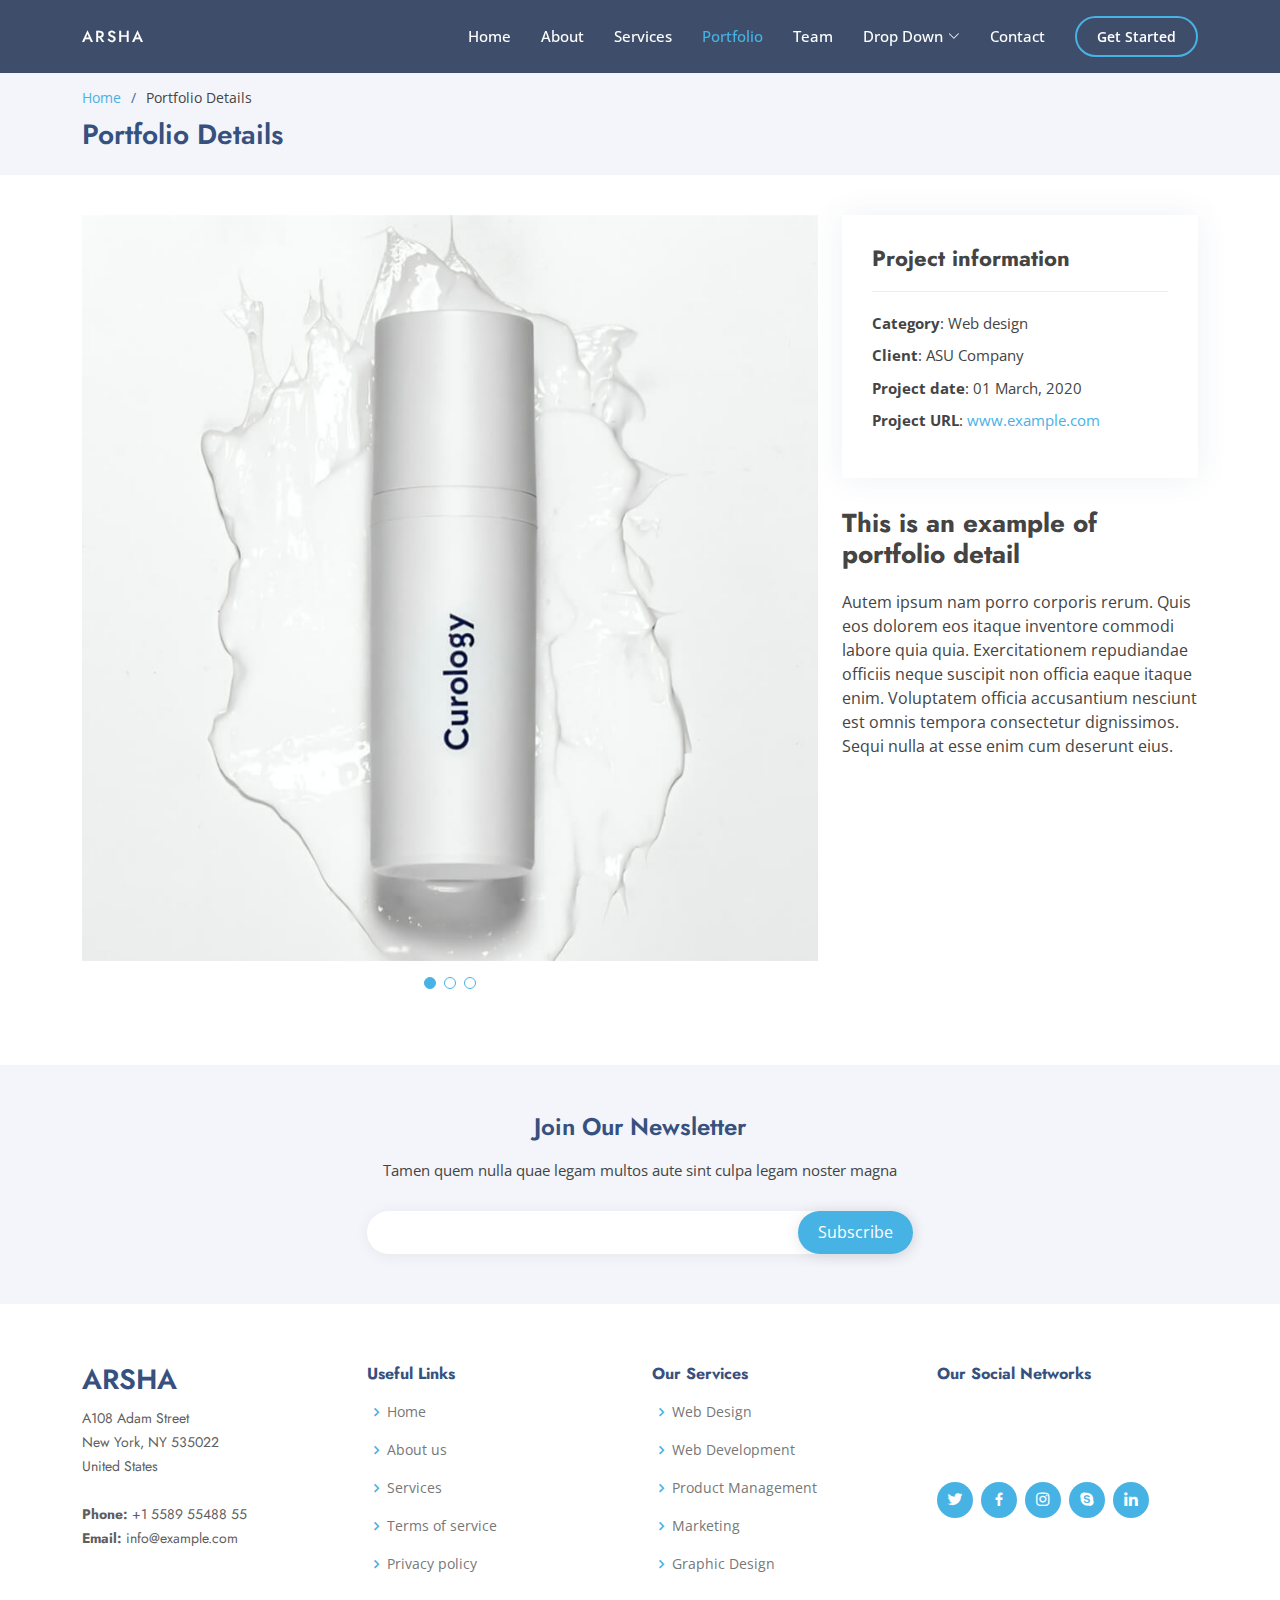
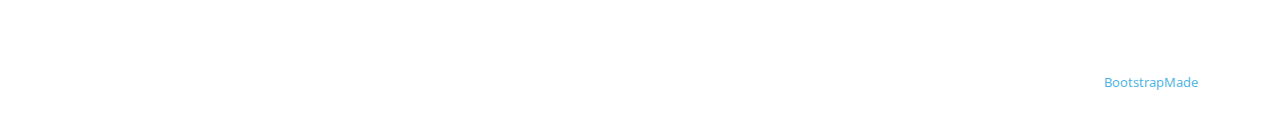
<file: portfolio-details.html>
<!DOCTYPE html>
<html lang="en">

<head>
  <meta charset="utf-8">
  <meta content="width=device-width, initial-scale=1.0" name="viewport">

  <title>Portfolio Details - Arsha Bootstrap Template</title>
  <meta content="" name="description">
  <meta content="" name="keywords">

  <!-- Favicons -->
  <link href="assets/img/favicon.png" rel="icon">
  <link href="assets/img/apple-touch-icon.png" rel="apple-touch-icon">

  <!-- Google Fonts -->
  <link href="https://fonts.googleapis.com/css?family=Open+Sans:300,300i,400,400i,600,600i,700,700i|Jost:300,300i,400,400i,500,500i,600,600i,700,700i|Poppins:300,300i,400,400i,500,500i,600,600i,700,700i" rel="stylesheet">

  <!-- Vendor CSS Files -->
  <link href="assets/vendor/aos/aos.css" rel="stylesheet">
  <link href="assets/vendor/bootstrap/css/bootstrap.min.css" rel="stylesheet">
  <link href="assets/vendor/bootstrap-icons/bootstrap-icons.css" rel="stylesheet">
  <link href="assets/vendor/boxicons/css/boxicons.min.css" rel="stylesheet">
  <link href="assets/vendor/glightbox/css/glightbox.min.css" rel="stylesheet">
  <link href="assets/vendor/remixicon/remixicon.css" rel="stylesheet">
  <link href="assets/vendor/swiper/swiper-bundle.min.css" rel="stylesheet">

  <!-- Template Main CSS File -->
  <link href="assets/css/style.css" rel="stylesheet">

  <!-- =======================================================
  * Template Name: Arsha
  * Updated: Sep 18 2023 with Bootstrap v5.3.2
  * Template URL: https://bootstrapmade.com/arsha-free-bootstrap-html-template-corporate/
  * Author: BootstrapMade.com
  * License: https://bootstrapmade.com/license/
  ======================================================== -->
</head>

<body>

  <!-- ======= Header ======= -->
  <header id="header" class="fixed-top header-inner-pages">
    <div class="container d-flex align-items-center">

      <h1 class="logo me-auto"><a href="index.html">Arsha</a></h1>
      <!-- Uncomment below if you prefer to use an image logo -->
      <!-- <a href="index.html" class="logo me-auto"><img src="assets/img/logo.png" alt="" class="img-fluid"></a>-->

      <nav id="navbar" class="navbar">
        <ul>
          <li><a class="nav-link scrollto " href="#hero">Home</a></li>
          <li><a class="nav-link scrollto" href="#about">About</a></li>
          <li><a class="nav-link scrollto" href="#services">Services</a></li>
          <li><a class="nav-link  active scrollto" href="#portfolio">Portfolio</a></li>
          <li><a class="nav-link scrollto" href="#team">Team</a></li>
          <li class="dropdown"><a href="#"><span>Drop Down</span> <i class="bi bi-chevron-down"></i></a>
            <ul>
              <li><a href="#">Drop Down 1</a></li>
              <li class="dropdown"><a href="#"><span>Deep Drop Down</span> <i class="bi bi-chevron-right"></i></a>
                <ul>
                  <li><a href="#">Deep Drop Down 1</a></li>
                  <li><a href="#">Deep Drop Down 2</a></li>
                  <li><a href="#">Deep Drop Down 3</a></li>
                  <li><a href="#">Deep Drop Down 4</a></li>
                  <li><a href="#">Deep Drop Down 5</a></li>
                </ul>
              </li>
              <li><a href="#">Drop Down 2</a></li>
              <li><a href="#">Drop Down 3</a></li>
              <li><a href="#">Drop Down 4</a></li>
            </ul>
          </li>
          <li><a class="nav-link scrollto" href="#contact">Contact</a></li>
          <li><a class="getstarted scrollto" href="#about">Get Started</a></li>
        </ul>
        <i class="bi bi-list mobile-nav-toggle"></i>
      </nav><!-- .navbar -->

    </div>
  </header><!-- End Header -->

  <main id="main">

    <!-- ======= Breadcrumbs ======= -->
    <section id="breadcrumbs" class="breadcrumbs">
      <div class="container">

        <ol>
          <li><a href="index.html">Home</a></li>
          <li>Portfolio Details</li>
        </ol>
        <h2>Portfolio Details</h2>

      </div>
    </section><!-- End Breadcrumbs -->

    <!-- ======= Portfolio Details Section ======= -->
    <section id="portfolio-details" class="portfolio-details">
      <div class="container">

        <div class="row gy-4">

          <div class="col-lg-8">
            <div class="portfolio-details-slider swiper">
              <div class="swiper-wrapper align-items-center">

                <div class="swiper-slide">
                  <img src="assets/img/portfolio/portfolio-1.jpg" alt="">
                </div>

                <div class="swiper-slide">
                  <img src="assets/img/portfolio/portfolio-2.jpg" alt="">
                </div>

                <div class="swiper-slide">
                  <img src="assets/img/portfolio/portfolio-3.jpg" alt="">
                </div>

              </div>
              <div class="swiper-pagination"></div>
            </div>
          </div>

          <div class="col-lg-4">
            <div class="portfolio-info">
              <h3>Project information</h3>
              <ul>
                <li><strong>Category</strong>: Web design</li>
                <li><strong>Client</strong>: ASU Company</li>
                <li><strong>Project date</strong>: 01 March, 2020</li>
                <li><strong>Project URL</strong>: <a href="#">www.example.com</a></li>
              </ul>
            </div>
            <div class="portfolio-description">
              <h2>This is an example of portfolio detail</h2>
              <p>
                Autem ipsum nam porro corporis rerum. Quis eos dolorem eos itaque inventore commodi labore quia quia. Exercitationem repudiandae officiis neque suscipit non officia eaque itaque enim. Voluptatem officia accusantium nesciunt est omnis tempora consectetur dignissimos. Sequi nulla at esse enim cum deserunt eius.
              </p>
            </div>
          </div>

        </div>

      </div>
    </section><!-- End Portfolio Details Section -->

  </main><!-- End #main -->

  <!-- ======= Footer ======= -->
  <footer id="footer">

    <div class="footer-newsletter">
      <div class="container">
        <div class="row justify-content-center">
          <div class="col-lg-6">
            <h4>Join Our Newsletter</h4>
            <p>Tamen quem nulla quae legam multos aute sint culpa legam noster magna</p>
            <form action="" method="post">
              <input type="email" name="email"><input type="submit" value="Subscribe">
            </form>
          </div>
        </div>
      </div>
    </div>

    <div class="footer-top">
      <div class="container">
        <div class="row">

          <div class="col-lg-3 col-md-6 footer-contact">
            <h3>Arsha</h3>
            <p>
              A108 Adam Street <br>
              New York, NY 535022<br>
              United States <br><br>
              <strong>Phone:</strong> +1 5589 55488 55<br>
              <strong>Email:</strong> info@example.com<br>
            </p>
          </div>

          <div class="col-lg-3 col-md-6 footer-links">
            <h4>Useful Links</h4>
            <ul>
              <li><i class="bx bx-chevron-right"></i> <a href="#">Home</a></li>
              <li><i class="bx bx-chevron-right"></i> <a href="#">About us</a></li>
              <li><i class="bx bx-chevron-right"></i> <a href="#">Services</a></li>
              <li><i class="bx bx-chevron-right"></i> <a href="#">Terms of service</a></li>
              <li><i class="bx bx-chevron-right"></i> <a href="#">Privacy policy</a></li>
            </ul>
          </div>

          <div class="col-lg-3 col-md-6 footer-links">
            <h4>Our Services</h4>
            <ul>
              <li><i class="bx bx-chevron-right"></i> <a href="#">Web Design</a></li>
              <li><i class="bx bx-chevron-right"></i> <a href="#">Web Development</a></li>
              <li><i class="bx bx-chevron-right"></i> <a href="#">Product Management</a></li>
              <li><i class="bx bx-chevron-right"></i> <a href="#">Marketing</a></li>
              <li><i class="bx bx-chevron-right"></i> <a href="#">Graphic Design</a></li>
            </ul>
          </div>

          <div class="col-lg-3 col-md-6 footer-links">
            <h4>Our Social Networks</h4>
            <p>Cras fermentum odio eu feugiat lide par naso tierra videa magna derita valies</p>
            <div class="social-links mt-3">
              <a href="#" class="twitter"><i class="bx bxl-twitter"></i></a>
              <a href="#" class="facebook"><i class="bx bxl-facebook"></i></a>
              <a href="#" class="instagram"><i class="bx bxl-instagram"></i></a>
              <a href="#" class="google-plus"><i class="bx bxl-skype"></i></a>
              <a href="#" class="linkedin"><i class="bx bxl-linkedin"></i></a>
            </div>
          </div>

        </div>
      </div>
    </div>

    <div class="container footer-bottom clearfix">
      <div class="copyright">
        &copy; Copyright <strong><span>Arsha</span></strong>. All Rights Reserved
      </div>
      <div class="credits">
        <!-- All the links in the footer should remain intact. -->
        <!-- You can delete the links only if you purchased the pro version. -->
        <!-- Licensing information: https://bootstrapmade.com/license/ -->
        <!-- Purchase the pro version with working PHP/AJAX contact form: https://bootstrapmade.com/arsha-free-bootstrap-html-template-corporate/ -->
        Designed by <a href="https://bootstrapmade.com/">BootstrapMade</a>
      </div>
    </div>
  </footer><!-- End Footer -->

  <div id="preloader"></div>
  <a href="#" class="back-to-top d-flex align-items-center justify-content-center"><i class="bi bi-arrow-up-short"></i></a>

  <!-- Vendor JS Files -->
  <script src="assets/vendor/aos/aos.js"></script>
  <script src="assets/vendor/bootstrap/js/bootstrap.bundle.min.js"></script>
  <script src="assets/vendor/glightbox/js/glightbox.min.js"></script>
  <script src="assets/vendor/isotope-layout/isotope.pkgd.min.js"></script>
  <script src="assets/vendor/swiper/swiper-bundle.min.js"></script>
  <script src="assets/vendor/waypoints/noframework.waypoints.js"></script>
  <script src="assets/vendor/php-email-form/validate.js"></script>

  <!-- Template Main JS File -->
  <script src="assets/js/main.js"></script>

</body>

</html>
</file>
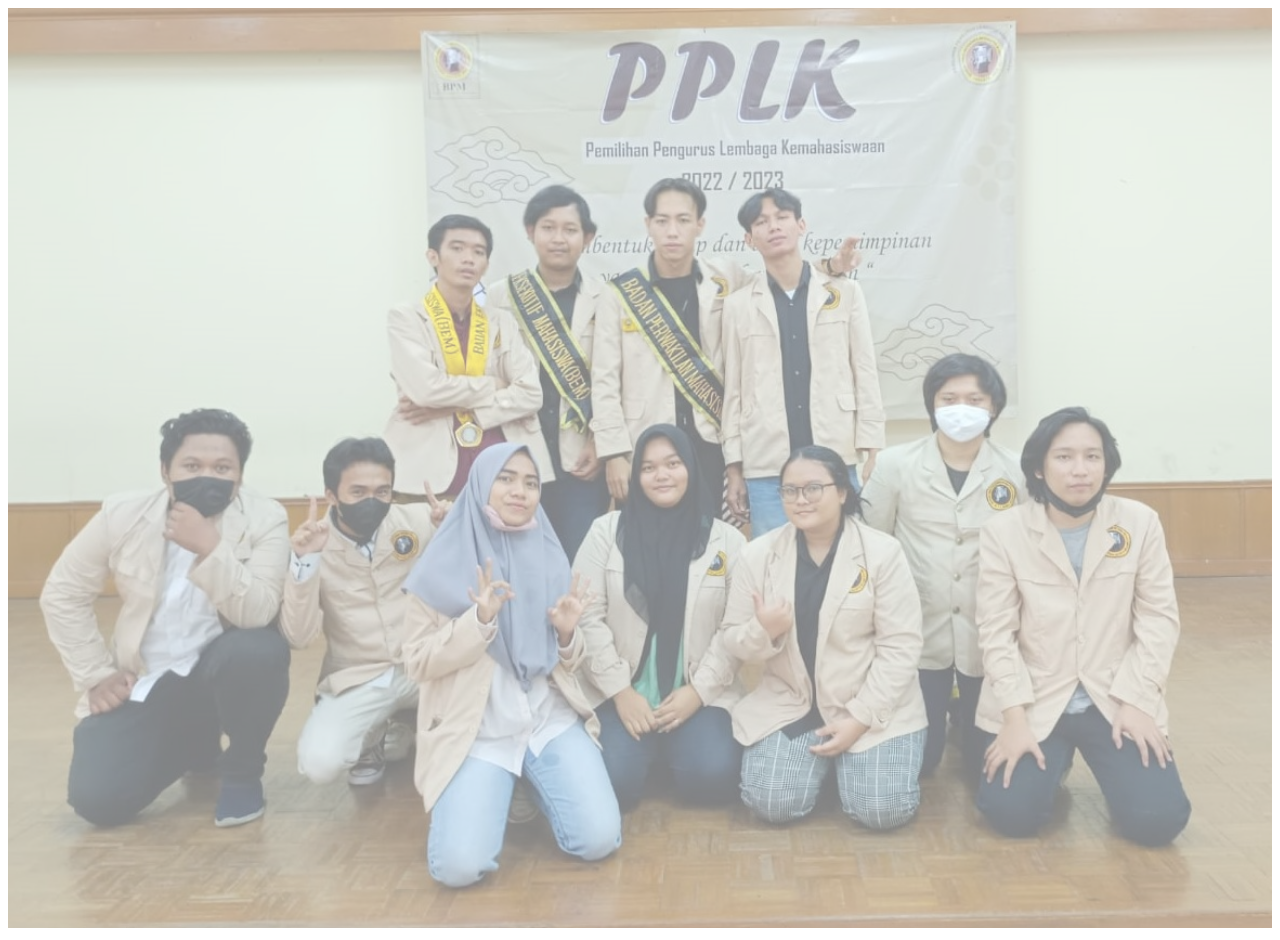
<file: test.html>
<!DOCTYPE html>
<html lang="en">
<head>
 <meta charset="UTF-8">
 <meta name="viewport" content="width=device-width, initial-scale=1.0">
 <title>Document</title>
</head>
<style>
img{
  height: 100%;
  width: 100%;
  background-image: url("assets/img/backround.jpg");

  opacity: 0.5;
 }
</style>
<body>
 <div class="test"></div>
 <img src="assets/img/backround.jpg" alt="">
</body>
</html>
</file>
<file: assets/css/style.css>
/**
* Template Name: Arsha
* Updated: Sep 18 2023 with Bootstrap v5.3.2
* Template URL: https://bootstrapmade.com/arsha-free-bootstrap-html-template-corporate/
* Author: BootstrapMade.com
* License: https://bootstrapmade.com/license/
*/

/*--------------------------------------------------------------
# General
--------------------------------------------------------------*/
body {
  font-family: "Open Sans", sans-serif;
  color: #444444;
}

a {
  color: #47b2e4;
  text-decoration: none;
}

a:hover {
  color: #73c5eb;
  text-decoration: none;
}

h1,
h2,
h3,
h4,
h5,
h6 {
  font-family: "Jost", sans-serif;
}

/*--------------------------------------------------------------
# Preloader
--------------------------------------------------------------*/
#preloader {
  position: fixed;
  top: 0;
  left: 0;
  right: 0;
  bottom: 0;
  z-index: 9999;
  overflow: hidden;
  background: #37517e;
}

#preloader:before {
  content: "";
  position: fixed;
  top: calc(50% - 30px);
  left: calc(50% - 30px);
  border: 6px solid #37517e;
  border-top-color: #fff;
  border-bottom-color: #fff;
  border-radius: 50%;
  width: 60px;
  height: 60px;
  animation: animate-preloader 1s linear infinite;
}

@keyframes animate-preloader {
  0% {
    transform: rotate(0deg);
  }

  100% {
    transform: rotate(360deg);
  }
}

/*--------------------------------------------------------------
# Back to top button
--------------------------------------------------------------*/
.back-to-top {
  position: fixed;
  visibility: hidden;
  opacity: 0;
  right: 15px;
  bottom: 15px;
  z-index: 996;
  background: #47b2e4;
  width: 40px;
  height: 40px;
  border-radius: 50px;
  transition: all 0.4s;
}

.back-to-top i {
  font-size: 24px;
  color: #fff;
  line-height: 0;
}

.back-to-top:hover {
  background: #6bc1e9;
  color: #fff;
}

.back-to-top.active {
  visibility: visible;
  opacity: 1;
}

/*--------------------------------------------------------------
# Header
--------------------------------------------------------------*/
#header {
  transition: all 0.5s;
  z-index: 997;
  padding: 15px 0;
}

#header.header-scrolled,
#header.header-inner-pages {
  background: rgba(40, 58, 90, 0.9);
}

#header .logo {
  font-size: 16px;
  margin: 0;
  padding: 0;
  line-height: 1.2;
  font-weight: 500;
  letter-spacing: 2px;
  text-transform: uppercase;
  width: 150px;
}

#header .logo a {
  color: #fff;
}

#header .logo img {
  max-height: 40px;
}

/*--------------------------------------------------------------
# Navigation Menu
--------------------------------------------------------------*/
/**
* Desktop Navigation 
*/
.navbar {
  padding: 0;
}

.navbar ul {
  margin: 0;
  padding: 0;
  display: flex;
  list-style: none;
  align-items: center;
}

.navbar li {
  position: relative;
}

.navbar a,
.navbar a:focus {
  display: flex;
  align-items: center;
  justify-content: space-between;
  padding: 10px 0 10px 30px;
  font-size: 15px;
  font-weight: 500;
  color: #fff;
  white-space: nowrap;
  transition: 0.3s;
}

.navbar a i,
.navbar a:focus i {
  font-size: 12px;
  line-height: 0;
  margin-left: 5px;
}

.navbar a:hover,
.navbar .active,
.navbar .active:focus,
.navbar li:hover>a {
  color: #47b2e4;
}

.navbar .getstarted,
.navbar .getstarted:focus {
  padding: 8px 20px;
  margin-left: 30px;
  border-radius: 50px;
  color: #fff;
  font-size: 14px;
  border: 2px solid #47b2e4;
  font-weight: 600;
}

.navbar .getstarted:hover,
.navbar .getstarted:focus:hover {
  color: #fff;
  background: #31a9e1;
}

.navbar .dropdown ul {
  display: block;
  position: absolute;
  left: 14px;
  top: calc(100% + 30px);
  margin: 0;
  padding: 10px 0;
  z-index: 99;
  opacity: 0;
  visibility: hidden;
  background: #fff;
  box-shadow: 0px 0px 30px rgba(127, 137, 161, 0.25);
  transition: 0.3s;
  border-radius: 4px;
}

.navbar .dropdown ul li {
  min-width: 200px;
}

.navbar .dropdown ul a {
  padding: 10px 20px;
  font-size: 14px;
  text-transform: none;
  font-weight: 500;
  color: #0c3c53;
}

.navbar .dropdown ul a i {
  font-size: 12px;
}

.navbar .dropdown ul a:hover,
.navbar .dropdown ul .active:hover,
.navbar .dropdown ul li:hover>a {
  color: #47b2e4;
}

.navbar .dropdown:hover>ul {
  opacity: 1;
  top: 100%;
  visibility: visible;
}

.navbar .dropdown .dropdown ul {
  top: 0;
  left: calc(100% - 30px);
  visibility: hidden;
}

.navbar .dropdown .dropdown:hover>ul {
  opacity: 1;
  top: 0;
  left: 100%;
  visibility: visible;
}

@media (max-width: 1366px) {
  .navbar .dropdown .dropdown ul {
    left: -90%;
  }

  .navbar .dropdown .dropdown:hover>ul {
    left: -100%;
  }
}

/**
* Mobile Navigation 
*/
.mobile-nav-toggle {
  color: #fff;
  font-size: 28px;
  cursor: pointer;
  display: none;
  line-height: 0;
  transition: 0.5s;
}

.mobile-nav-toggle.bi-x {
  color: #fff;
}

@media (max-width: 991px) {
  .mobile-nav-toggle {
    display: block;
  }

  .navbar ul {
    display: none;
  }
}

.navbar-mobile {
  position: fixed;
  overflow: hidden;
  top: 0;
  right: 0;
  left: 0;
  bottom: 0;
  background: rgba(40, 58, 90, 0.9);
  transition: 0.3s;
  z-index: 999;
}

.navbar-mobile .mobile-nav-toggle {
  position: absolute;
  top: 15px;
  right: 15px;
}

.navbar-mobile ul {
  display: block;
  position: absolute;
  top: 55px;
  right: 15px;
  bottom: 15px;
  left: 15px;
  padding: 10px 0;
  border-radius: 10px;
  background-color: #fff;
  overflow-y: auto;
  transition: 0.3s;
}

.navbar-mobile a,
.navbar-mobile a:focus {
  padding: 10px 20px;
  font-size: 15px;
  color: black;
}

.navbar-mobile a:hover,
.navbar-mobile .active,
.navbar-mobile li:hover>a {
  color: #eeeeee;
}

.navbar-mobile .getstarted,
.navbar-mobile .getstarted:focus {
  margin: 15px;
  color: #37517e;
}

.navbar-mobile .dropdown ul {
  position: static;
  display: none;
  margin: 10px 20px;
  padding: 10px 0;
  z-index: 99;
  opacity: 1;
  visibility: visible;
  background: #fff;
  box-shadow: 0px 0px 30px rgba(127, 137, 161, 0.25);
}

.navbar-mobile .dropdown ul li {
  min-width: 200px;
}

.navbar-mobile .dropdown ul a {
  padding: 10px 20px;
}

.navbar-mobile .dropdown ul a i {
  font-size: 12px;
}

.navbar-mobile .dropdown ul a:hover,
.navbar-mobile .dropdown ul .active:hover,
.navbar-mobile .dropdown ul li:hover>a {
  color: #47b2e4;
}

.navbar-mobile .dropdown>.dropdown-active {
  display: block;
  visibility: visible !important;
}

/*--------------------------------------------------------------
# Hero Section
--------------------------------------------------------------*/
#hero {
  width: 100%;
  height: 80vh;
  background: #37517e;
}

#hero .container {
  padding-top: 72px;
}

#hero h1 {
  margin: 0 0 10px 0;
  font-size: 48px;
  font-weight: 700;
  line-height: 56px;
  color: #fff;
}

#hero h2 {
  color: rgba(255, 255, 255, 0.6);
  margin-bottom: 50px;
  font-size: 24px;
}

#hero .btn-get-started {
  font-family: "Jost", sans-serif;
  font-weight: 500;
  font-size: 16px;
  letter-spacing: 1px;
  display: inline-block;
  padding: 10px 28px 11px 28px;
  border-radius: 50px;
  transition: 0.5s;
  margin: 10px 0 0 0;
  color: #fff;
  background: #47b2e4;
}

#hero .btn-get-started:hover {
  background: #209dd8;
}

#hero .btn-watch-video {
  font-size: 16px;
  display: flex;
  align-items: center;
  transition: 0.5s;
  margin: 10px 0 0 25px;
  color: #fff;
  line-height: 1;
}

#hero .btn-watch-video i {
  line-height: 0;
  color: #fff;
  font-size: 32px;
  transition: 0.3s;
  margin-right: 8px;
}

#hero .btn-watch-video:hover i {
  color: #47b2e4;
}

#hero .animated {
  animation: up-down 2s ease-in-out infinite alternate-reverse both;
}

@media (max-width: 991px) {
  #hero {
    height: 100vh;
    text-align: center;
  }

  #hero .animated {
    animation: none;
  }

  #hero .hero-img {
    text-align: center;
  }

  #hero .hero-img img {
    width: 50%;
  }
}

@media (max-width: 768px) {
  #hero h1 {
    font-size: 28px;
    line-height: 36px;
  }

  #hero h2 {
    font-size: 18px;
    line-height: 24px;
    margin-bottom: 30px;
  }

  #hero .hero-img img {
    width: 70%;
  }
}

@media (max-width: 575px) {
  #hero .hero-img img {
    width: 80%;
  }

  #hero .btn-get-started {
    font-size: 16px;
    padding: 10px 24px 11px 24px;
  }
}

@keyframes up-down {
  0% {
    transform: translateY(10px);
  }

  100% {
    transform: translateY(-10px);
  }
}

/*--------------------------------------------------------------
# Sections General
--------------------------------------------------------------*/
section {
  padding: 60px 0;
  overflow: hidden;
}

.section-bg {
  background-color: #f3f5fa;
}

.section-title {
  text-align: center;
  padding-bottom: 30px;
}

.section-title h2 {
  font-size: 32px;
  font-weight: bold;
  text-transform: uppercase;
  margin-bottom: 20px;
  padding-bottom: 20px;
  position: relative;
  color: #37517e;
}

.section-title h2::before {
  content: "";
  position: absolute;
  display: block;
  width: 120px;
  height: 1px;
  background: #ddd;
  bottom: 1px;
  left: calc(50% - 60px);
}

.section-title h2::after {
  content: "";
  position: absolute;
  display: block;
  width: 40px;
  height: 3px;
  background: #47b2e4;
  bottom: 0;
  left: calc(50% - 20px);
}

.section-title p {
  margin-bottom: 0;
}

/*--------------------------------------------------------------
# Clients
--------------------------------------------------------------*/
.clients {
  padding: 12px 0;
  text-align: center;
}

.clients img {
  max-width: 45%;
  transition: all 0.4s ease-in-out;
  display: inline-block;
  padding: 15px 0;
  filter: grayscale(100);
}

.clients img:hover {
  filter: none;
  transform: scale(1.1);
}

@media (max-width: 768px) {
  .clients img {
    max-width: 40%;
  }
}

/*--------------------------------------------------------------
# About Us
--------------------------------------------------------------*/
.about{
  background-image: url("../../assets/img/blur.png");
  background-size: cover;
  background-position: top;
  min-height: 90vh;
}

.about .content h3 {
  font-weight: 600;
  font-size: 26px;
}

.about .content ul {
  list-style: none;
  padding: 0;
}

.about .content ul li {
  padding-left: 28px;
  position: relative;
}

.about .content ul li+li {
  margin-top: 10px;
}

.about .content ul i {
  position: absolute;
  left: 0;
  top: 2px;
  font-size: 20px;
  color: #47b2e4;
  line-height: 1;
}

.about .content p:last-child {
  margin-bottom: 0;
}

.about .content .btn-learn-more {
  font-family: "Poppins", sans-serif;
  font-weight: 500;
  font-size: 14px;
  letter-spacing: 1px;
  display: inline-block;
  padding: 12px 32px;
  border-radius: 4px;
  transition: 0.3s;
  line-height: 1;
  color: #47b2e4;
  animation-delay: 0.8s;
  margin-top: 6px;
  border: 2px solid #47b2e4;
}

.about .content .btn-learn-more:hover {
  background: #47b2e4;
  color: #fff;
  text-decoration: none;
}

/*--------------------------------------------------------------
# Why Us
--------------------------------------------------------------*/
.why-us .content {
  padding: 60px 100px 0 100px;
}

.why-us .content h3 {
  font-weight: 400;
  font-size: 34px;
  color: #37517e;
}

.why-us .content h4 {
  font-size: 20px;
  font-weight: 700;
  margin-top: 5px;
}

.why-us .content p {
  font-size: 15px;
  color: #848484;
}

.why-us .img {
  background-size: contain;
  background-repeat: no-repeat;
  background-position: center center;
}

.why-us .accordion-list {
  padding: 0 100px 60px 100px;
}

.why-us .accordion-list ul {
  padding: 0;
  list-style: none;
}

.why-us .accordion-list li+li {
  margin-top: 15px;
}

.why-us .accordion-list li {
  padding: 20px;
  background: #fff;
  border-radius: 4px;
}

.why-us .accordion-list a {
  display: block;
  position: relative;
  font-family: "Poppins", sans-serif;
  font-size: 16px;
  line-height: 24px;
  font-weight: 500;
  padding-right: 30px;
  outline: none;
  cursor: pointer;
}

.why-us .accordion-list span {
  color: #47b2e4;
  font-weight: 600;
  font-size: 18px;
  padding-right: 10px;
}

.why-us .accordion-list i {
  font-size: 24px;
  position: absolute;
  right: 0;
  top: 0;
}

.why-us .accordion-list p {
  margin-bottom: 0;
  padding: 10px 0 0 0;
}

.why-us .accordion-list .icon-show {
  display: none;
}

.why-us .accordion-list a.collapsed {
  color: #343a40;
}

.why-us .accordion-list a.collapsed:hover {
  color: #47b2e4;
}

.why-us .accordion-list a.collapsed .icon-show {
  display: inline-block;
}

.why-us .accordion-list a.collapsed .icon-close {
  display: none;
}

@media (max-width: 1024px) {

  .why-us .content,
  .why-us .accordion-list {
    padding-left: 0;
    padding-right: 0;
  }
}

@media (max-width: 992px) {
  .why-us .img {
    min-height: 400px;
  }

  .why-us .content {
    padding-top: 30px;
  }

  .why-us .accordion-list {
    padding-bottom: 30px;
  }
}

@media (max-width: 575px) {
  .why-us .img {
    min-height: 200px;
  }
}

/*--------------------------------------------------------------
# Skills
--------------------------------------------------------------*/
.skills .content h3 {
  font-weight: 700;
  font-size: 32px;
  color: #37517e;
  font-family: "Poppins", sans-serif;
}

.skills .content ul {
  list-style: none;
  padding: 0;
}

.skills .content ul li {
  padding-bottom: 10px;
}

.skills .content ul i {
  font-size: 20px;
  padding-right: 4px;
  color: #47b2e4;
}

.skills .content p:last-child {
  margin-bottom: 0;
}

.skills .progress {
  height: 60px;
  display: block;
  background: none;
  border-radius: 0;
}

.skills .progress .skill {
  padding: 0;
  margin: 0 0 6px 0;
  text-transform: uppercase;
  display: block;
  font-weight: 600;
  font-family: "Poppins", sans-serif;
  color: #37517e;
}

.skills .progress .skill .val {
  float: right;
  font-style: normal;
}

.skills .progress-bar-wrap {
  background: #e8edf5;
  height: 10px;
}

.skills .progress-bar {
  width: 1px;
  height: 10px;
  transition: 0.9s;
  background-color: #4668a2;
}

/*--------------------------------------------------------------
# Services
--------------------------------------------------------------*/
.services .icon-box {
  box-shadow: 0px 0 25px 0 rgba(0, 0, 0, 0.1);
  padding: 50px 30px;
  transition: all ease-in-out 0.4s;
  background: #fff;
}

.services .icon-box .icon {
  margin-bottom: 10px;
}

.services .icon-box .icon i {
  color: #47b2e4;
  font-size: 36px;
  transition: 0.3s;
}

.services .icon-box h4 {
  font-weight: 500;
  margin-bottom: 15px;
  font-size: 24px;
}

.services .icon-box h4 a {
  color: #37517e;
  transition: ease-in-out 0.3s;
}

.services .icon-box p {
  line-height: 24px;
  font-size: 14px;
  margin-bottom: 0;
  text-align: justify;
}

.services .icon-box:hover {
  transform: translateY(-10px);
}

.services .icon-box:hover h4 a {
  color: #47b2e4;
}

/*--------------------------------------------------------------
# Cta
--------------------------------------------------------------*/
.cta {
  background: linear-gradient(rgba(40, 58, 90, 0.9), rgba(40, 58, 90, 0.9)), url("../img/STMIK-Jakarta-Stik\ 1.png") fixed center top;
  background-size: cover;
  padding: 120px 0;
}

.cta h3 {
  color: #fff;
  font-size: 28px;
  font-weight: 700;
}

.cta p {
  color: #fff;
}

.cta .cta-btn {
  font-family: "Jost", sans-serif;
  font-weight: 500;
  font-size: 16px;
  letter-spacing: 1px;
  display: inline-block;
  padding: 12px 40px;
  border-radius: 50px;
  transition: 0.5s;
  margin: 10px;
  border: 2px solid #fff;
  color: #fff;
}

.cta .cta-btn:hover {
  background: #47b2e4;
  border: 2px solid #47b2e4;
}

@media (max-width: 1024px) {
  .cta {
    background-attachment: scroll;
  }
}

@media (min-width: 769px) {
  .cta .cta-btn-container {
    display: flex;
    align-items: center;
    justify-content: flex-end;
  }
}

/*--------------------------------------------------------------
# Portfolio
--------------------------------------------------------------*/
.portfolio #portfolio-flters {
  list-style: none;
  margin-bottom: 20px;
}

.portfolio #portfolio-flters li {
  cursor: pointer;
  display: inline-block;
  margin: 10px 5px;
  font-size: 15px;
  font-weight: 500;
  line-height: 1;
  color: #444444;
  transition: all 0.3s;
  padding: 8px 20px;
  border-radius: 50px;
  font-family: "Poppins", sans-serif;
}

.portfolio #portfolio-flters li:hover,
.portfolio #portfolio-flters li.filter-active {
  background: #47b2e4;
  color: #fff;
}

.portfolio .portfolio-item {
  margin-bottom: 30px;
}

.portfolio .portfolio-item .portfolio-img {
  overflow: hidden;
}

.portfolio .portfolio-item .portfolio-img img {
  transition: all 0.6s;
}

.portfolio .portfolio-item .portfolio-info {
  opacity: 0;
  position: absolute;
  left: 15px;
  bottom: 0;
  z-index: 3;
  right: 15px;
  transition: all 0.3s;
  background: rgba(55, 81, 126, 0.8);
  padding: 10px 15px;
}

.portfolio .portfolio-item .portfolio-info h4 {
  font-size: 18px;
  color: #fff;
  font-weight: 600;
  color: #fff;
  margin-bottom: 0px;
}

.portfolio .portfolio-item .portfolio-info p {
  color: #f9fcfe;
  font-size: 14px;
  margin-bottom: 0;
}

.portfolio .portfolio-item .portfolio-info .preview-link,
.portfolio .portfolio-item .portfolio-info .details-link {
  position: absolute;
  right: 40px;
  font-size: 24px;
  top: calc(50% - 18px);
  color: #fff;
  transition: 0.3s;
}

.portfolio .portfolio-item .portfolio-info .preview-link:hover,
.portfolio .portfolio-item .portfolio-info .details-link:hover {
  color: #47b2e4;
}

.portfolio .portfolio-item .portfolio-info .details-link {
  right: 10px;
}

.portfolio .portfolio-item:hover .portfolio-img img {
  transform: scale(1.15);
}

.portfolio .portfolio-item:hover .portfolio-info {
  opacity: 1;
}

/*--------------------------------------------------------------
# Portfolio Details
--------------------------------------------------------------*/
.portfolio-details {
  padding-top: 40px;
}

.portfolio-details .portfolio-details-slider img {
  width: 100%;
}

.portfolio-details .portfolio-details-slider .swiper-pagination {
  margin-top: 20px;
  position: relative;
}

.portfolio-details .portfolio-details-slider .swiper-pagination .swiper-pagination-bullet {
  width: 12px;
  height: 12px;
  background-color: #fff;
  opacity: 1;
  border: 1px solid #47b2e4;
}

.portfolio-details .portfolio-details-slider .swiper-pagination .swiper-pagination-bullet-active {
  background-color: #47b2e4;
}

.portfolio-details .portfolio-info {
  padding: 30px;
  box-shadow: 0px 0 30px rgba(55, 81, 126, 0.08);
}

.portfolio-details .portfolio-info h3 {
  font-size: 22px;
  font-weight: 700;
  margin-bottom: 20px;
  padding-bottom: 20px;
  border-bottom: 1px solid #eee;
}

.portfolio-details .portfolio-info ul {
  list-style: none;
  padding: 0;
  font-size: 15px;
}

.portfolio-details .portfolio-info ul li+li {
  margin-top: 10px;
}

.portfolio-details .portfolio-description {
  padding-top: 30px;
}

.portfolio-details .portfolio-description h2 {
  font-size: 26px;
  font-weight: 700;
  margin-bottom: 20px;
}

.portfolio-details .portfolio-description p {
  padding: 0;
}

/*--------------------------------------------------------------
# Team
--------------------------------------------------------------*/
.team .member {
  position: relative;
  box-shadow: 0px 2px 15px rgba(0, 0, 0, 0.1);
  padding: 30px;
  border-radius: 5px;
  background: #fff;
  transition: 0.5s;
  height: 100%;
}

.team .member .pic {
  overflow: hidden;
  width: 140px !important;
  height: 140px !important;
  /* border-radius: 100%; */
}

.team .member .pic img {
  transition: ease-in-out 0.3s;
  border-radius: 100%;
  width: 150px;
  height: 140px;
}

.team .member:hover {
  transform: translateY(-10px);
}

.team .member .member-info {
  padding-left: 30px;
  /* max-width: 195px; */
}

.team .member h4 {
  font-weight: 700;
  margin-bottom: 5px;
  font-size: 20px;
  color: #37517e;
}

.team .member span {
  display: block;
  font-size: 15px;
  padding-bottom: 10px;
  position: relative;
  font-weight: 500;
}

.team .member span::after {
  content: "";
  position: absolute;
  display: block;
  width: 50px;
  height: 1px;
  background: #cbd6e9;
  bottom: 0;
  left: 0;
}

.team .member p {
  margin: 10px 0 0 0;
  font-size: 14px;
}

.team .member .social {
  margin-top: 12px;
  display: flex;
  align-items: center;
  justify-content: flex-start;
}

.team .member .social a {
  transition: ease-in-out 0.3s;
  display: flex;
  align-items: center;
  justify-content: center;
  border-radius: 50px;
  width: 32px;
  height: 32px;
  background: #eff2f8;
}

.team .member .social a i {
  color: #37517e;
  font-size: 16px;
  margin: 0 2px;
}

.team .member .social a:hover {
  background: #47b2e4;
}

.team .member .social a:hover i {
  color: #fff;
}

.team .member .social a+a {
  margin-left: 8px;
}

/*--------------------------------------------------------------
# Pricing
--------------------------------------------------------------*/
.pricing .row {
  padding-top: 40px;
}

.pricing .box {
  padding: 60px 40px;
  box-shadow: 0 3px 20px -2px rgba(20, 45, 100, 0.1);
  background: #fff;
  height: 100%;
  border-top: 4px solid #fff;
  border-radius: 5px;
}

.pricing h3 {
  font-weight: 500;
  margin-bottom: 15px;
  font-size: 20px;
  color: #37517e;
}

.pricing h4 {
  font-size: 48px;
  color: #37517e;
  font-weight: 400;
  font-family: "Jost", sans-serif;
  margin-bottom: 25px;
}

.pricing h4 sup {
  font-size: 28px;
}

.pricing h4 span {
  color: #47b2e4;
  font-size: 18px;
  display: block;
}

.pricing ul {
  padding: 20px 0;
  list-style: none;
  color: #999;
  text-align: left;
  line-height: 20px;
}

.pricing ul li {
  padding: 10px 0 10px 30px;
  position: relative;
}

.pricing ul i {
  color: #28a745;
  font-size: 24px;
  position: absolute;
  left: 0;
  top: 6px;
}

.pricing ul .na {
  color: #ccc;
}

.pricing ul .na i {
  color: #ccc;
}

.pricing ul .na span {
  text-decoration: line-through;
}

.pricing .buy-btn {
  display: inline-block;
  padding: 12px 35px;
  border-radius: 50px;
  color: #47b2e4;
  transition: none;
  font-size: 16px;
  font-weight: 500;
  font-family: "Jost", sans-serif;
  transition: 0.3s;
  border: 1px solid #47b2e4;
}

.pricing .buy-btn:hover {
  background: #47b2e4;
  color: #fff;
}

.pricing .featured {
  border-top-color: #47b2e4;
}

.pricing .featured .buy-btn {
  background: #47b2e4;
  color: #fff;
}

.pricing .featured .buy-btn:hover {
  background: #23a3df;
}

@media (max-width: 992px) {
  .pricing .box {
    max-width: 60%;
    margin: 0 auto 30px auto;
  }
}

@media (max-width: 767px) {
  .pricing .box {
    max-width: 80%;
    margin: 0 auto 30px auto;
  }
}

@media (max-width: 420px) {
  .pricing .box {
    max-width: 100%;
    margin: 0 auto 30px auto;
  }
}

/*--------------------------------------------------------------
# Frequently Asked Questions
--------------------------------------------------------------*/
.faq .faq-list {
  padding: 0 100px;
}

.faq .faq-list ul {
  padding: 0;
  list-style: none;
}

.faq .faq-list li+li {
  margin-top: 15px;
}

.faq .faq-list li {
  padding: 20px;
  background: #fff;
  border-radius: 4px;
  position: relative;
}

.faq .faq-list a {
  display: block;
  position: relative;
  font-family: "Poppins", sans-serif;
  font-size: 16px;
  line-height: 24px;
  font-weight: 500;
  padding: 0 30px;
  outline: none;
  cursor: pointer;
}

.faq .faq-list .icon-help {
  font-size: 24px;
  position: absolute;
  right: 0;
  left: 20px;
  color: #47b2e4;
}

.faq .faq-list .icon-show,
.faq .faq-list .icon-close {
  font-size: 24px;
  position: absolute;
  right: 0;
  top: 0;
}

.faq .faq-list p {
  margin-bottom: 0;
  padding: 10px 0 0 0;
}

.faq .faq-list .icon-show {
  display: none;
}

.faq .faq-list a.collapsed {
  color: #37517e;
  transition: 0.3s;
}

.faq .faq-list a.collapsed:hover {
  color: #47b2e4;
}

.faq .faq-list a.collapsed .icon-show {
  display: inline-block;
}

.faq .faq-list a.collapsed .icon-close {
  display: none;
}

@media (max-width: 1200px) {
  .faq .faq-list {
    padding: 0;
  }
}

/*--------------------------------------------------------------
# Contact
--------------------------------------------------------------*/
.contact .info {
  border-top: 3px solid #47b2e4;
  border-bottom: 3px solid #47b2e4;
  padding: 30px;
  background: #fff;
  width: 100%;
  box-shadow: 0 0 24px 0 rgba(0, 0, 0, 0.1);
}

.contact .info i {
  font-size: 20px;
  color: #47b2e4;
  float: left;
  width: 44px;
  height: 44px;
  background: #e7f5fb;
  display: flex;
  justify-content: center;
  align-items: center;
  border-radius: 50px;
  transition: all 0.3s ease-in-out;
}

.contact .info h4 {
  padding: 0 0 0 60px;
  font-size: 22px;
  font-weight: 600;
  margin-bottom: 5px;
  color: #37517e;
}

.contact .info p {
  padding: 0 0 10px 60px;
  margin-bottom: 20px;
  font-size: 14px;
  color: #6182ba;
}

.contact .info .email p {
  padding-top: 5px;
}

.contact .info .social-links {
  padding-left: 60px;
}

.contact .info .social-links a {
  font-size: 18px;
  display: inline-block;
  background: #333;
  color: #fff;
  line-height: 1;
  padding: 8px 0;
  border-radius: 50%;
  text-align: center;
  width: 36px;
  height: 36px;
  transition: 0.3s;
  margin-right: 10px;
}

.contact .info .social-links a:hover {
  background: #47b2e4;
  color: #fff;
}

.contact .info .email:hover i,
.contact .info .address:hover i,
.contact .info .phone:hover i {
  background: #47b2e4;
  color: #fff;
}

.contact .php-email-form {
  width: 100%;
  border-top: 3px solid #47b2e4;
  border-bottom: 3px solid #47b2e4;
  padding: 30px;
  background: #fff;
  box-shadow: 0 0 24px 0 rgba(0, 0, 0, 0.12);
}

.contact .php-email-form .form-group {
  padding-bottom: 8px;
}

.contact .php-email-form .validate {
  display: none;
  color: red;
  margin: 0 0 15px 0;
  font-weight: 400;
  font-size: 13px;
}

.contact .php-email-form .error-message {
  display: none;
  color: #fff;
  background: #ed3c0d;
  text-align: left;
  padding: 15px;
  font-weight: 600;
}

.contact .php-email-form .error-message br+br {
  margin-top: 25px;
}

.contact .php-email-form .sent-message {
  display: none;
  color: #fff;
  background: #18d26e;
  text-align: center;
  padding: 15px;
  font-weight: 600;
}

.contact .php-email-form .loading {
  display: none;
  background: #fff;
  text-align: center;
  padding: 15px;
}

.contact .php-email-form .loading:before {
  content: "";
  display: inline-block;
  border-radius: 50%;
  width: 24px;
  height: 24px;
  margin: 0 10px -6px 0;
  border: 3px solid #18d26e;
  border-top-color: #eee;
  animation: animate-loading 1s linear infinite;
}

.contact .php-email-form .form-group {
  margin-bottom: 20px;
}

.contact .php-email-form label {
  padding-bottom: 8px;
}

.contact .php-email-form input,
.contact .php-email-form textarea {
  border-radius: 0;
  box-shadow: none;
  font-size: 14px;
  border-radius: 4px;
}

.contact .php-email-form input:focus,
.contact .php-email-form textarea:focus {
  border-color: #47b2e4;
}

.contact .php-email-form input {
  height: 44px;
}

.contact .php-email-form textarea {
  padding: 10px 12px;
}

.contact .php-email-form button[type=submit] {
  background: #47b2e4;
  border: 0;
  padding: 12px 34px;
  color: #fff;
  transition: 0.4s;
  border-radius: 50px;
}

.contact .php-email-form button[type=submit]:hover {
  background: #209dd8;
}

@keyframes animate-loading {
  0% {
    transform: rotate(0deg);
  }

  100% {
    transform: rotate(360deg);
  }
}

/*--------------------------------------------------------------
# Breadcrumbs
--------------------------------------------------------------*/
.breadcrumbs {
  padding: 15px 0;
  background: #f3f5fa;
  min-height: 40px;
  margin-top: 72px;
}

@media (max-width: 992px) {
  .breadcrumbs {
    margin-top: 68px;
  }
}

.breadcrumbs h2 {
  font-size: 28px;
  font-weight: 600;
  color: #37517e;
}

.breadcrumbs ol {
  display: flex;
  flex-wrap: wrap;
  list-style: none;
  padding: 0 0 10px 0;
  margin: 0;
  font-size: 14px;
}

.breadcrumbs ol li+li {
  padding-left: 10px;
}

.breadcrumbs ol li+li::before {
  display: inline-block;
  padding-right: 10px;
  color: #4668a2;
  content: "/";
}

/*--------------------------------------------------------------
# Footer
--------------------------------------------------------------*/
#footer {
  font-size: 14px;
  background: #37517e;
  height: 90px;
  color: white;
}

#footer .footer-newsletter {
  padding: 50px 0;
  background: #f3f5fa;
  text-align: center;
  font-size: 15px;
  color: #444444;
}

#footer .footer-newsletter h4 {
  font-size: 24px;
  margin: 0 0 20px 0;
  padding: 0;
  line-height: 1;
  font-weight: 600;
  color: #37517e;
}

#footer .footer-newsletter form {
  margin-top: 30px;
  background: #fff;
  padding: 6px 10px;
  position: relative;
  border-radius: 50px;
  box-shadow: 0px 2px 15px rgba(0, 0, 0, 0.06);
  text-align: left;
}

#footer .footer-newsletter form input[type=email] {
  border: 0;
  padding: 4px 8px;
  width: calc(100% - 100px);
}

#footer .footer-newsletter form input[type=submit] {
  position: absolute;
  top: 0;
  right: 0;
  bottom: 0;
  border: 0;
  background: none;
  font-size: 16px;
  padding: 0 20px;
  background: #47b2e4;
  color: #fff;
  transition: 0.3s;
  border-radius: 50px;
  box-shadow: 0px 2px 15px rgba(0, 0, 0, 0.1);
}

#footer .footer-newsletter form input[type=submit]:hover {
  background: #209dd8;
}

#footer .footer-top {
  padding: 60px 0 30px 0;
  background: #fff;
}

#footer .footer-top .footer-contact {
  margin-bottom: 30px;
}

#footer .footer-top .footer-contact h3 {
  font-size: 28px;
  margin: 0 0 10px 0;
  padding: 2px 0 2px 0;
  line-height: 1;
  text-transform: uppercase;
  font-weight: 600;
  color: #37517e;
}

#footer .footer-top .footer-contact p {
  font-size: 14px;
  line-height: 24px;
  margin-bottom: 0;
  font-family: "Jost", sans-serif;
  color: #5e5e5e;
}

#footer .footer-top h4 {
  font-size: 16px;
  font-weight: bold;
  color: #37517e;
  position: relative;
  padding-bottom: 12px;
}

#footer .footer-top .footer-links {
  margin-bottom: 30px;
}

#footer .footer-top .footer-links ul {
  list-style: none;
  padding: 0;
  margin: 0;
}

#footer .footer-top .footer-links ul i {
  padding-right: 2px;
  color: #47b2e4;
  font-size: 18px;
  line-height: 1;
}

#footer .footer-top .footer-links ul li {
  padding: 10px 0;
  display: flex;
  align-items: center;
}

#footer .footer-top .footer-links ul li:first-child {
  padding-top: 0;
}

#footer .footer-top .footer-links ul a {
  color: #777777;
  transition: 0.3s;
  display: inline-block;
  line-height: 1;
}

#footer .footer-top .footer-links ul a:hover {
  text-decoration: none;
  color: #47b2e4;
}

#footer .footer-top .social-links a {
  font-size: 18px;
  display: inline-block;
  background: #47b2e4;
  color: #fff;
  line-height: 1;
  padding: 8px 0;
  margin-right: 4px;
  border-radius: 50%;
  text-align: center;
  width: 36px;
  height: 36px;
  transition: 0.3s;
}

#footer .footer-top .social-links a:hover {
  background: #209dd8;
  color: #fff;
  text-decoration: none;
}

#footer .footer-bottom {
  padding-top: 30px;
  padding-bottom: 30px;
  color: #fff;
}

#footer .copyright {
  float: left;
}

#footer .credits {
  float: right;
  font-size: 13px;
}

#footer .credits a {
  transition: 0.3s;
}

@media (max-width: 768px) {
  #footer .footer-bottom {
    padding-top: 20px;
    padding-bottom: 20px;
  }

  #footer .copyright,
  #footer .credits {
    text-align: center;
    float: none;
  }

  #footer .credits {
    padding-top: 4px;
  }
}
</file>
